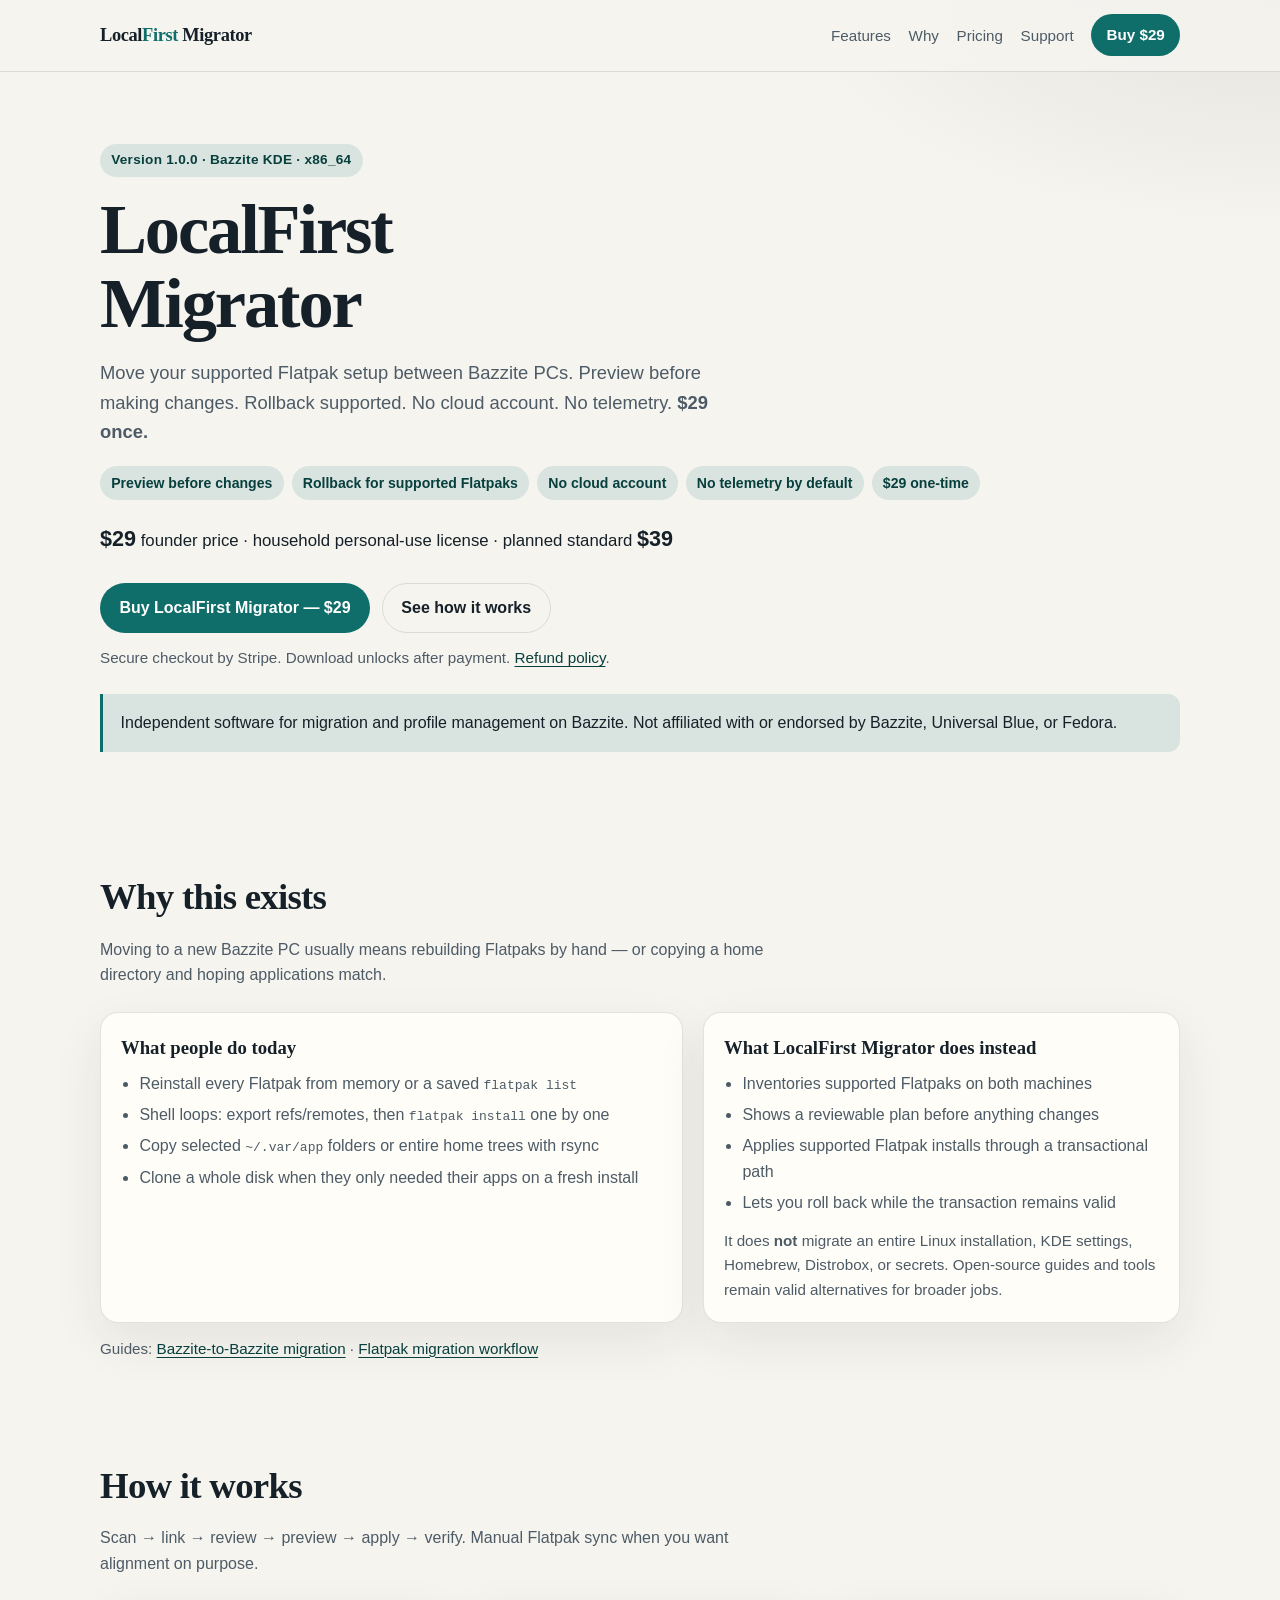
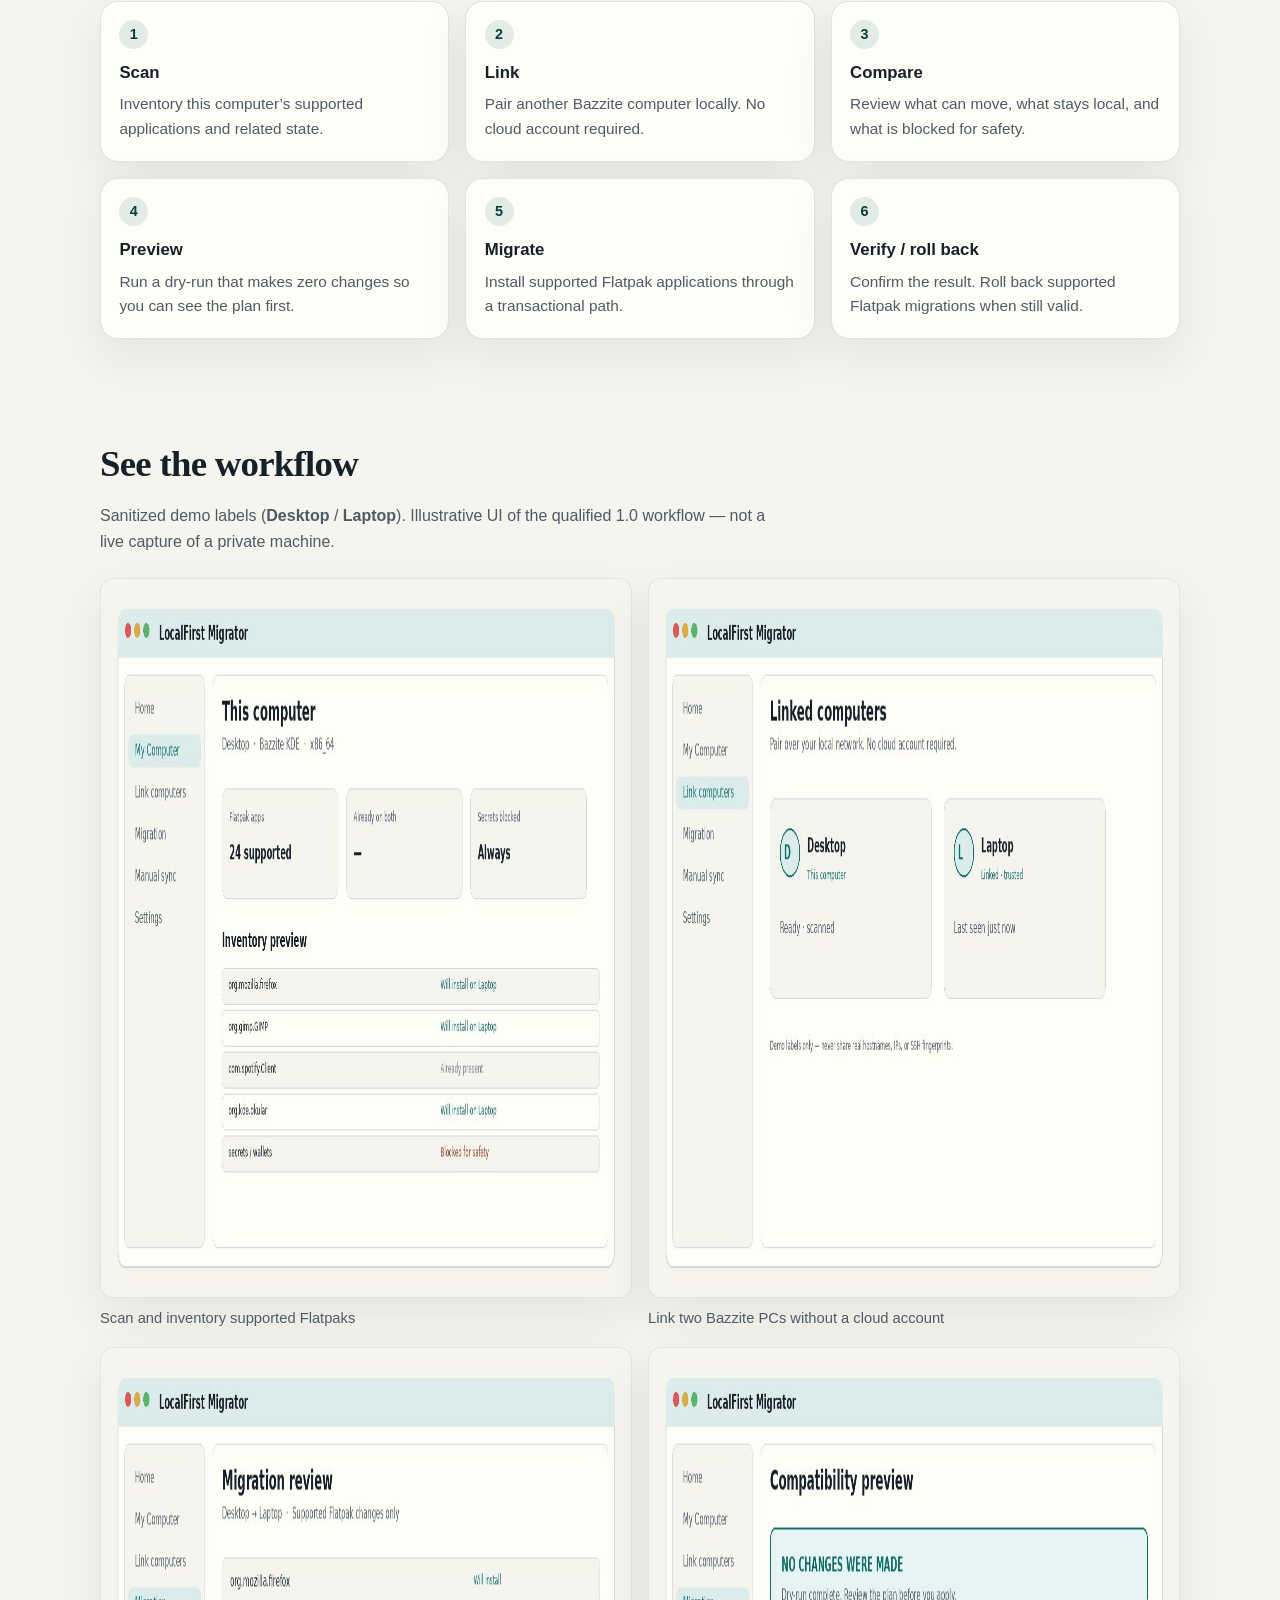
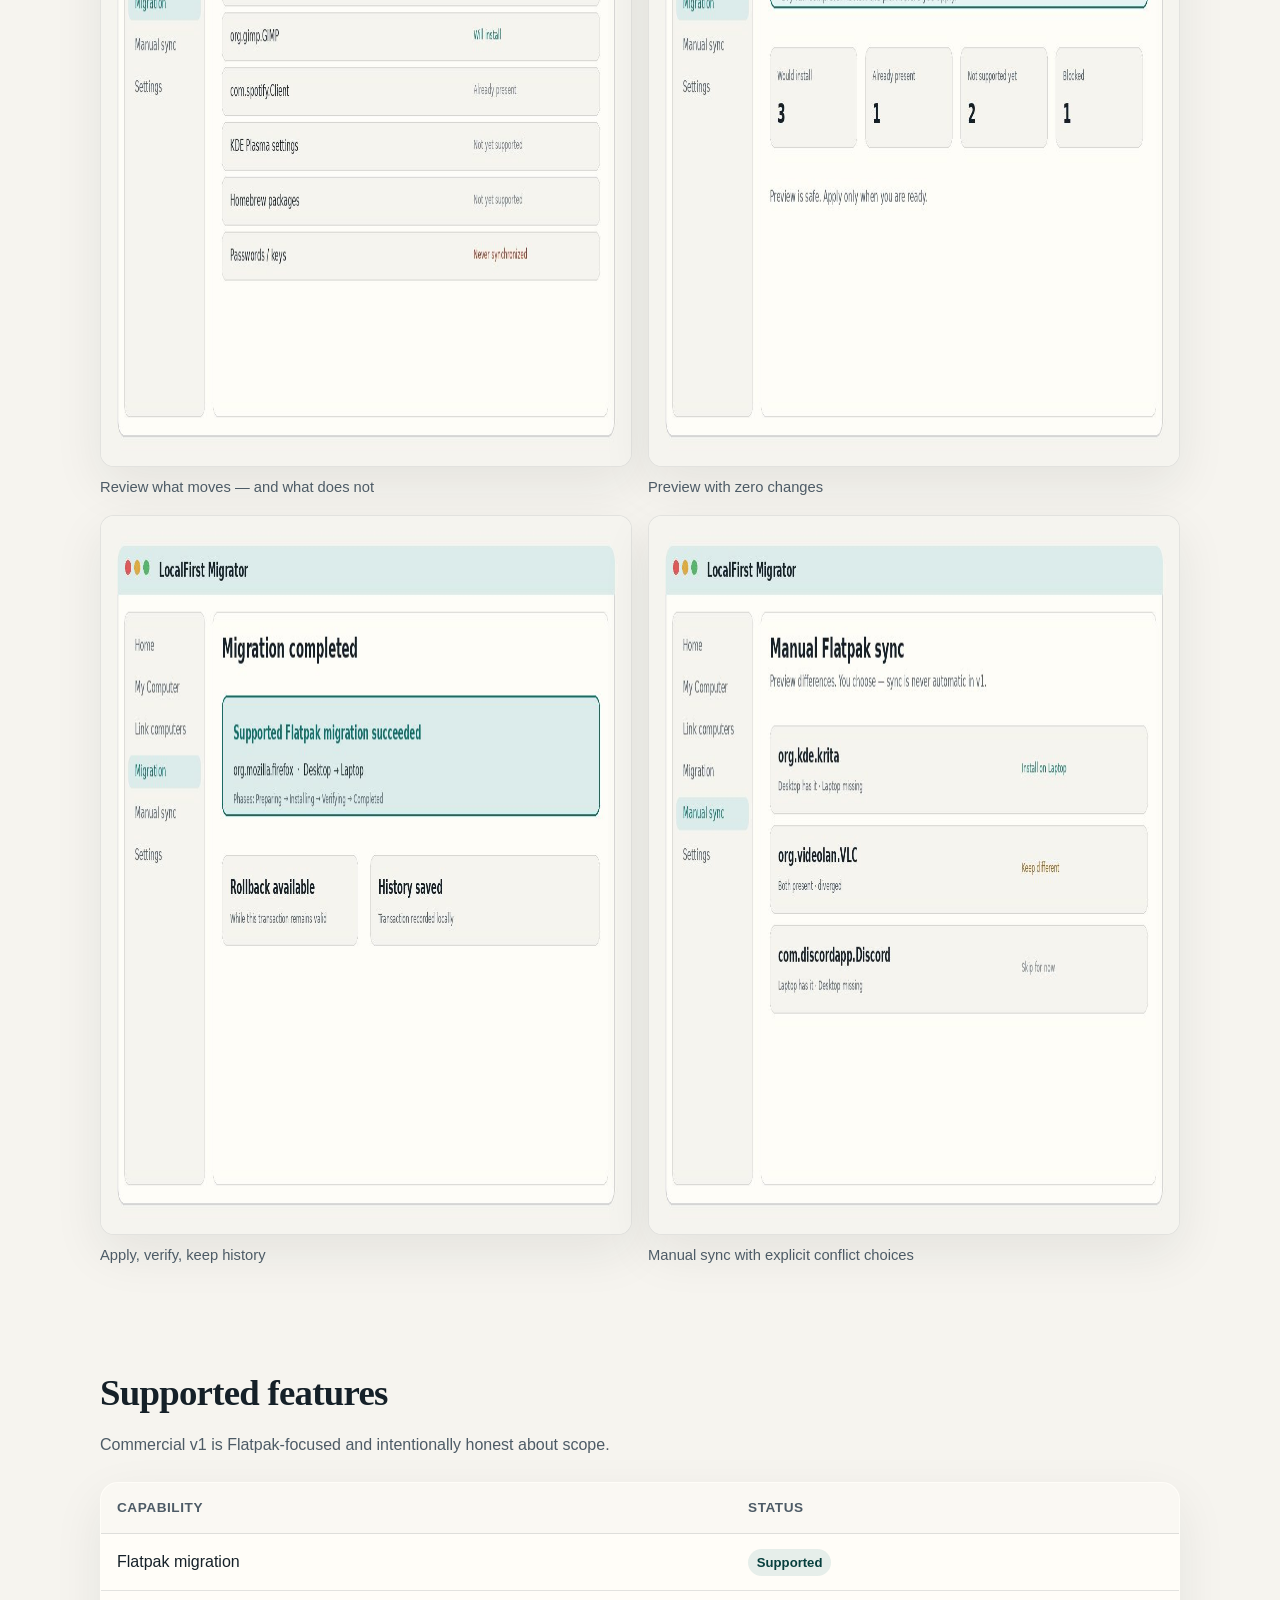
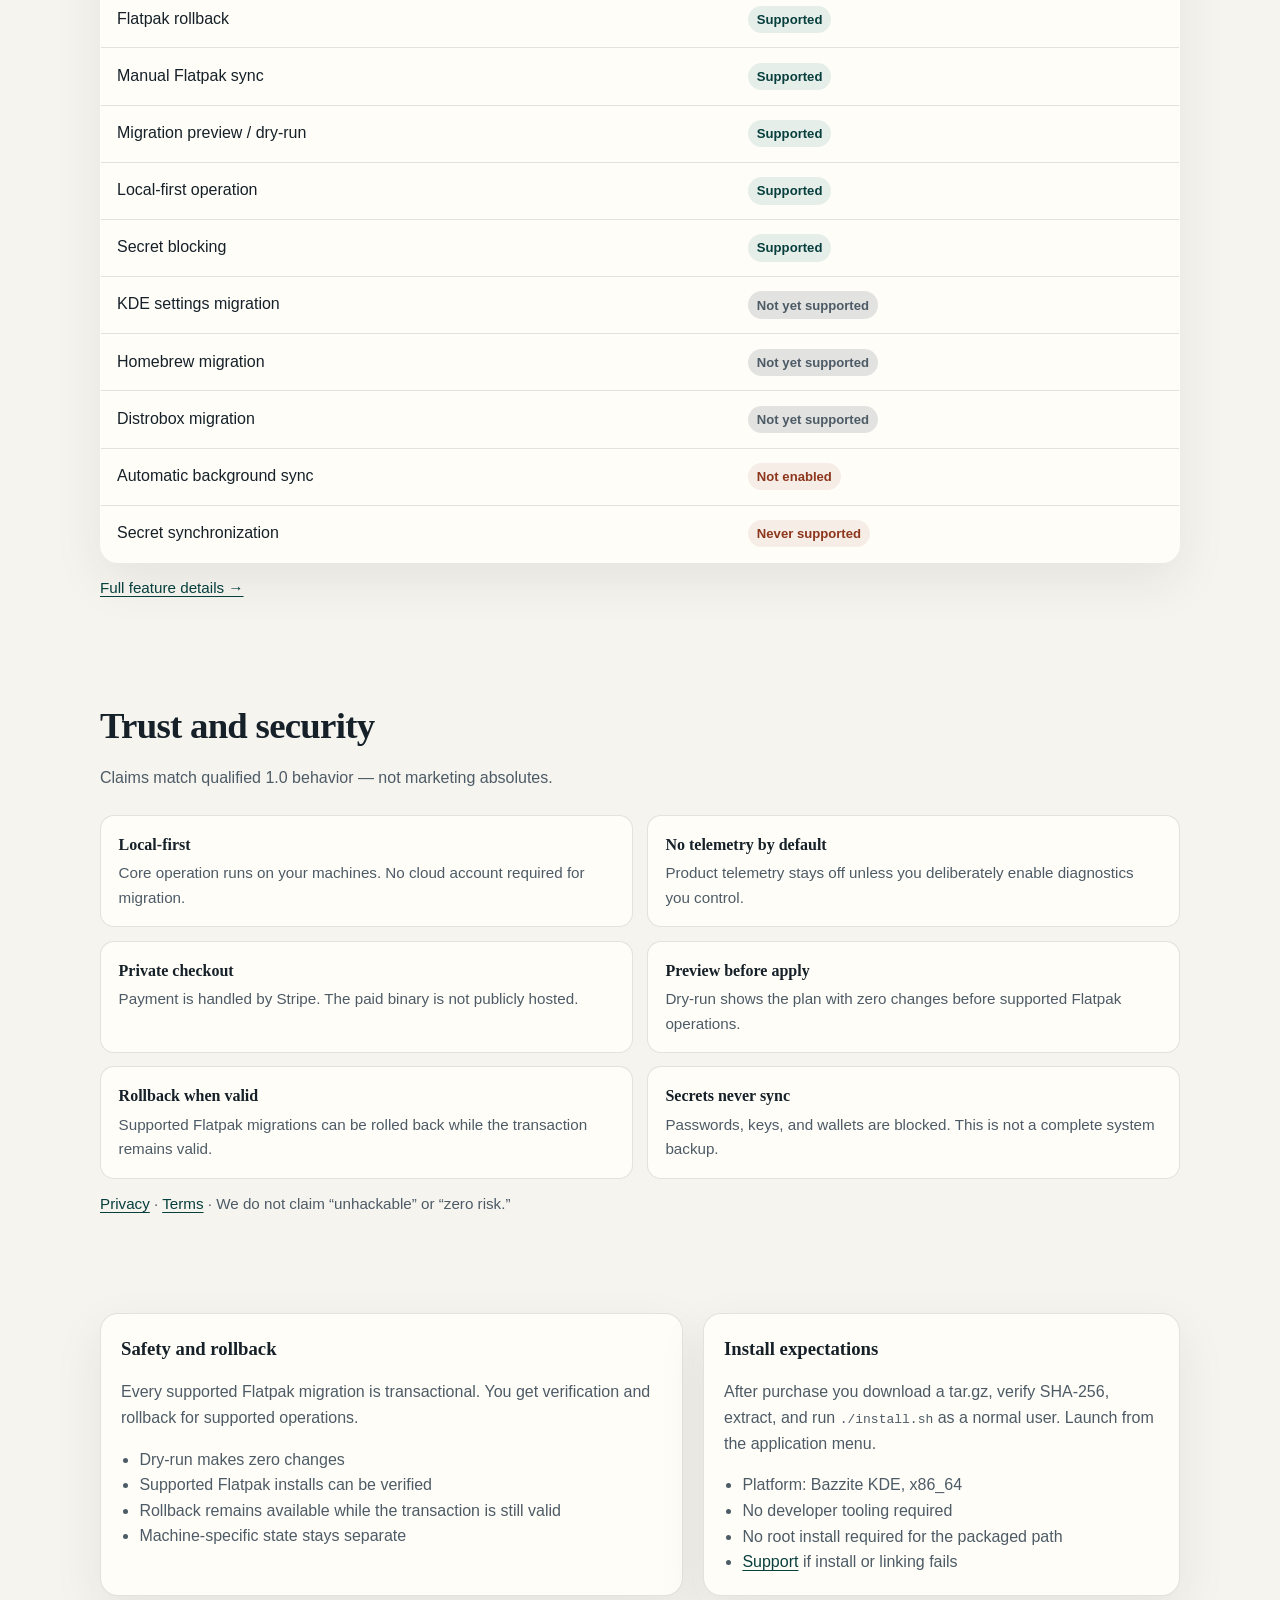
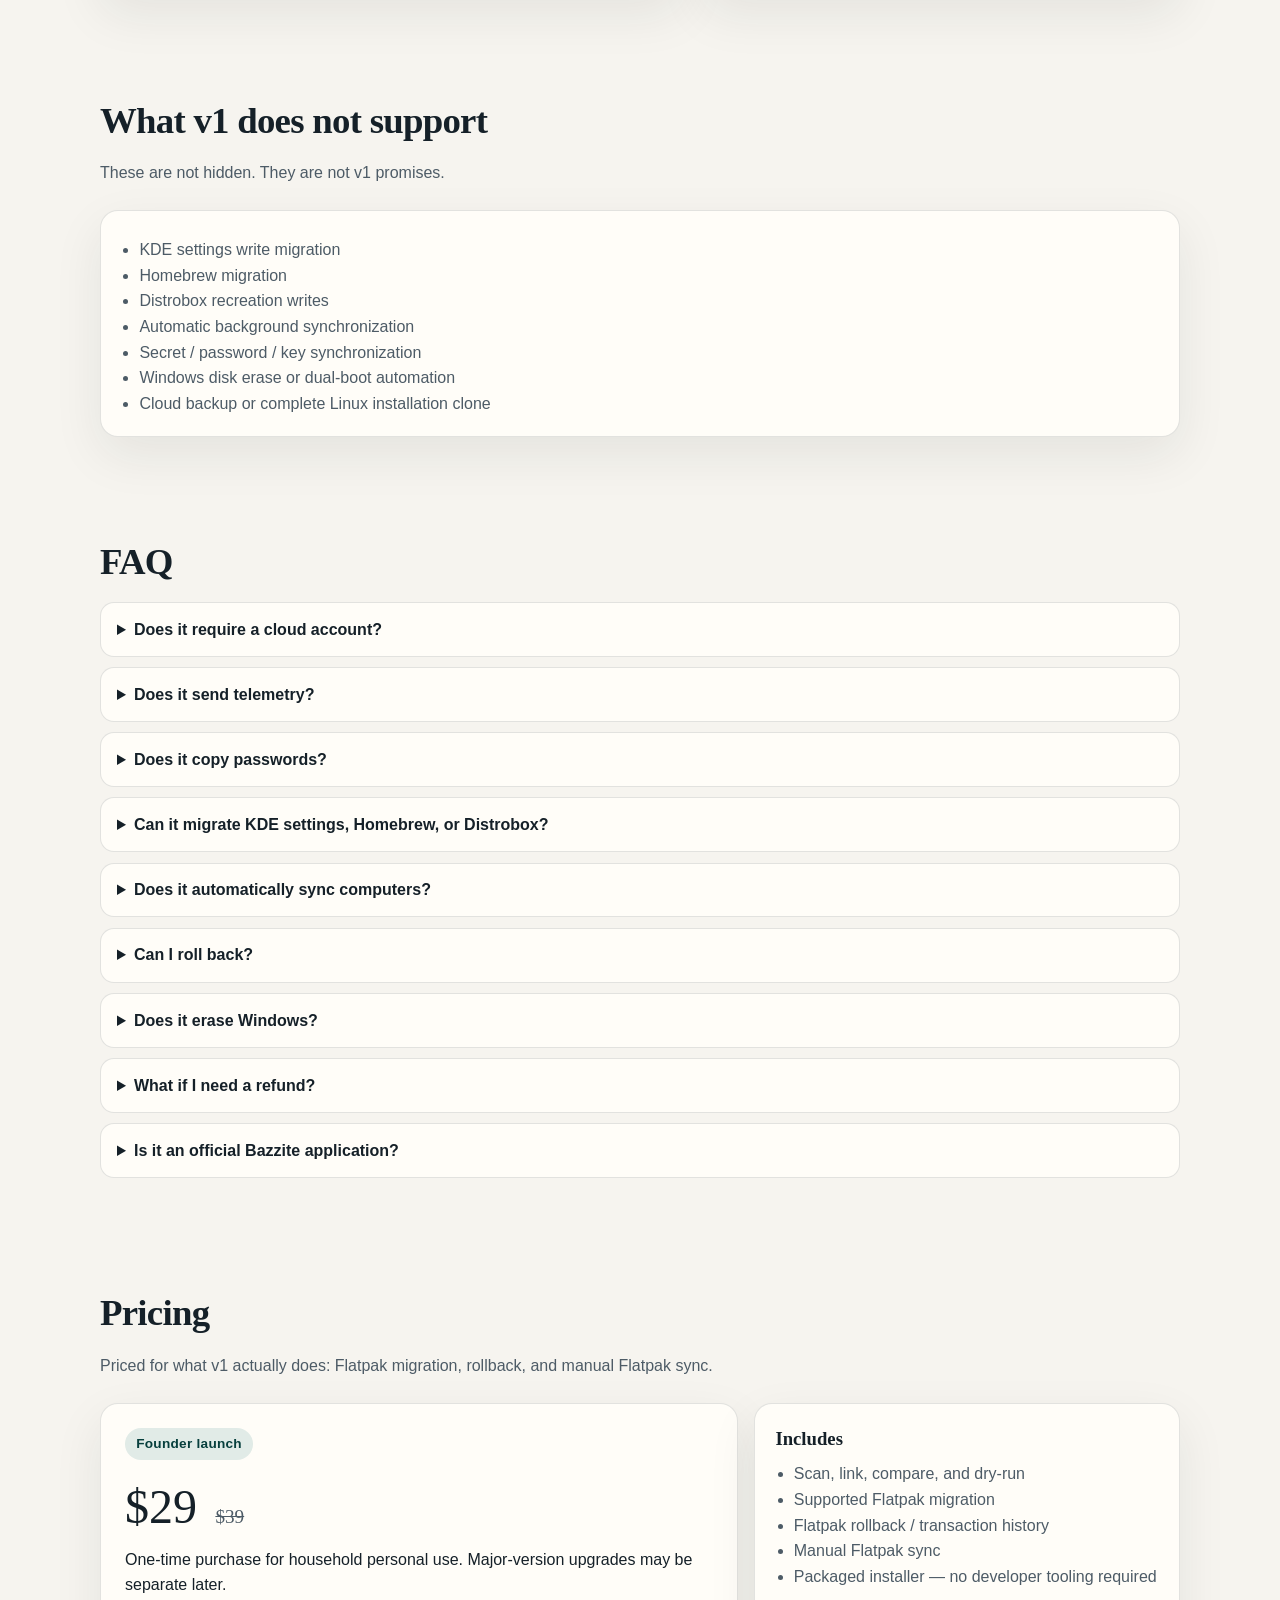
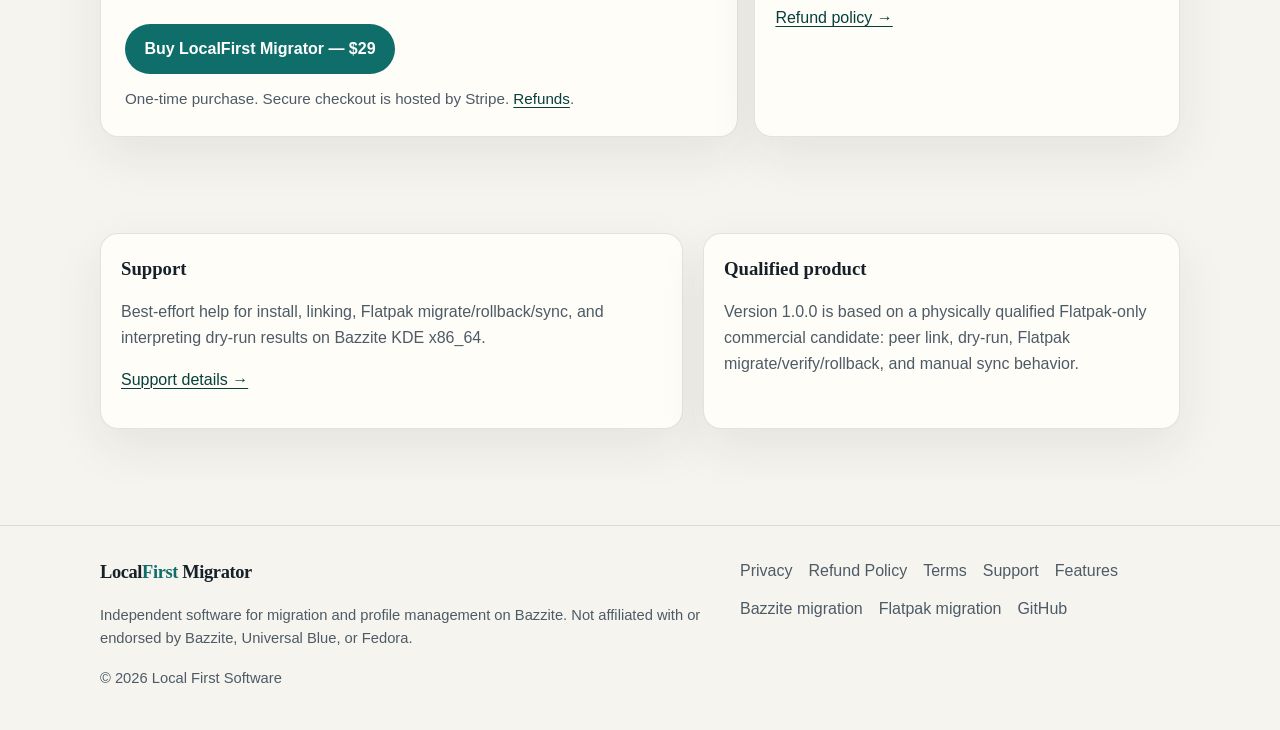
<file: index.html>
<!DOCTYPE html>
<html lang="en">
<head>
  <meta charset="utf-8">
  <meta name="viewport" content="width=device-width, initial-scale=1">
  <title>LocalFirst Migrator — Move Flatpaks between Bazzite PCs</title>
  <meta name="description" content="Move your supported Flatpak setup between Bazzite PCs. Preview before changes, rollback supported, no cloud account, no telemetry. $29 one-time founder price.">
  <meta name="theme-color" content="#0f6e6a">
  <link rel="canonical" href="https://matt1085.github.io/localfirst-migrator/">
  <meta property="og:title" content="LocalFirst Migrator — Flatpak migration for Bazzite">
  <meta property="og:description" content="Move your supported Flatpak setup between Bazzite PCs. Preview first. Rollback supported. No cloud account. $29 once.">
  <meta property="og:type" content="website">
  <meta property="og:url" content="https://matt1085.github.io/localfirst-migrator/">
  <meta property="og:image" content="https://matt1085.github.io/localfirst-migrator/assets/og-card.jpg">
  <meta property="og:image:width" content="1200">
  <meta property="og:image:height" content="630">
  <meta name="twitter:card" content="summary_large_image">
  <meta name="twitter:title" content="LocalFirst Migrator — Flatpak migration for Bazzite">
  <meta name="twitter:description" content="Move your supported Flatpak setup between Bazzite PCs. Preview first. Rollback supported. No cloud account. $29 once.">
  <meta name="twitter:image" content="https://matt1085.github.io/localfirst-migrator/assets/og-card.jpg">
  <link rel="stylesheet" href="assets/styles.css">
  <script type="application/ld+json">
  {
    "@context": "https://schema.org",
    "@type": "SoftwareApplication",
    "name": "LocalFirst Migrator",
    "applicationCategory": "UtilitiesApplication",
    "operatingSystem": "Bazzite KDE (x86_64)",
    "softwareVersion": "1.0.0",
    "url": "https://matt1085.github.io/localfirst-migrator/",
    "image": "https://matt1085.github.io/localfirst-migrator/assets/og-card.jpg",
    "description": "Local-first tool to move supported Flatpak applications between Bazzite computers with preview and rollback.",
    "offers": {
      "@type": "Offer",
      "price": "29.00",
      "priceCurrency": "USD",
      "url": "https://buy.stripe.com/28EcN56pR6eVe8f2F58AE00",
      "availability": "https://schema.org/InStock"
    },
    "publisher": {
      "@type": "Organization",
      "name": "Local First Software"
    }
  }
  </script>
</head>
<body>
  <a class="skip-link" href="#main">Skip to content</a>
  <header class="site-header">
    <div class="wrap nav">
      <a class="brand" href="./">Local<span>First</span> Migrator</a>
      <button class="nav-toggle" type="button" data-nav-toggle aria-expanded="false" aria-controls="site-nav">Menu</button>
      <ul class="nav-links" id="site-nav" data-nav-links>
        <li><a href="features/">Features</a></li>
        <li><a href="#why">Why</a></li>
        <li><a href="#pricing">Pricing</a></li>
        <li><a href="support/">Support</a></li>
        <li><a class="nav-cta" href="https://buy.stripe.com/28EcN56pR6eVe8f2F58AE00">Buy $29</a></li>
      </ul>
    </div>
  </header>

  <main id="main">
    <section class="hero">
      <div class="wrap">
        <p class="hero-kicker">Version 1.0.0 · Bazzite KDE · x86_64</p>
        <h1>LocalFirst Migrator</h1>
        <p class="hero-lead">Move your supported Flatpak setup between Bazzite PCs. Preview before making changes. Rollback supported. No cloud account. No telemetry. <strong>$29 once.</strong></p>
        <ul class="hero-points">
          <li>Preview before changes</li>
          <li>Rollback for supported Flatpaks</li>
          <li>No cloud account</li>
          <li>No telemetry by default</li>
          <li>$29 one-time</li>
        </ul>
        <p class="hero-price"><strong>$29</strong> founder price · household personal-use license · planned standard <strong>$39</strong></p>
        <div class="cta-row">
          <a class="button button-primary" href="https://buy.stripe.com/28EcN56pR6eVe8f2F58AE00" id="buy-button">Buy LocalFirst Migrator — $29</a>
          <a class="button button-secondary" href="#how-it-works">See how it works</a>
        </div>
        <p class="note">Secure checkout by Stripe. Download unlocks after payment. <a href="refunds/">Refund policy</a>.</p>
        <p class="disclaimer">Independent software for migration and profile management on Bazzite. Not affiliated with or endorsed by Bazzite, Universal Blue, or Fedora.</p>
      </div>
    </section>

    <section class="section" id="why">
      <div class="wrap">
        <h2 class="section-title">Why this exists</h2>
        <p class="section-lead">Moving to a new Bazzite PC usually means rebuilding Flatpaks by hand — or copying a home directory and hoping applications match.</p>
        <div class="split">
          <div class="panel">
            <h3>What people do today</h3>
            <ul class="compare-list">
              <li>Reinstall every Flatpak from memory or a saved <code>flatpak list</code></li>
              <li>Shell loops: export refs/remotes, then <code>flatpak install</code> one by one</li>
              <li>Copy selected <code>~/.var/app</code> folders or entire home trees with rsync</li>
              <li>Clone a whole disk when they only needed their apps on a fresh install</li>
            </ul>
          </div>
          <div class="panel">
            <h3>What LocalFirst Migrator does instead</h3>
            <ul class="compare-list">
              <li>Inventories supported Flatpaks on both machines</li>
              <li>Shows a reviewable plan before anything changes</li>
              <li>Applies supported Flatpak installs through a transactional path</li>
              <li>Lets you roll back while the transaction remains valid</li>
            </ul>
            <p class="note">It does <strong>not</strong> migrate an entire Linux installation, KDE settings, Homebrew, Distrobox, or secrets. Open-source guides and tools remain valid alternatives for broader jobs.</p>
          </div>
        </div>
        <p class="note">Guides: <a href="bazzite-migration/">Bazzite-to-Bazzite migration</a> · <a href="flatpak-migration/">Flatpak migration workflow</a></p>
      </div>
    </section>

    <section class="section" id="how-it-works">
      <div class="wrap">
        <h2 class="section-title">How it works</h2>
        <p class="section-lead">Scan → link → review → preview → apply → verify. Manual Flatpak sync when you want alignment on purpose.</p>
        <ol class="steps">
          <li>
            <h3>Scan</h3>
            <p>Inventory this computer’s supported applications and related state.</p>
          </li>
          <li>
            <h3>Link</h3>
            <p>Pair another Bazzite computer locally. No cloud account required.</p>
          </li>
          <li>
            <h3>Compare</h3>
            <p>Review what can move, what stays local, and what is blocked for safety.</p>
          </li>
          <li>
            <h3>Preview</h3>
            <p>Run a dry-run that makes zero changes so you can see the plan first.</p>
          </li>
          <li>
            <h3>Migrate</h3>
            <p>Install supported Flatpak applications through a transactional path.</p>
          </li>
          <li>
            <h3>Verify / roll back</h3>
            <p>Confirm the result. Roll back supported Flatpak migrations when still valid.</p>
          </li>
        </ol>
      </div>
    </section>

    <section class="section" id="screenshots">
      <div class="wrap">
        <h2 class="section-title">See the workflow</h2>
        <p class="section-lead">Sanitized demo labels (<strong>Desktop</strong> / <strong>Laptop</strong>). Illustrative UI of the qualified 1.0 workflow — not a live capture of a private machine.</p>
        <div class="shot-grid">
          <div class="shot-card">
            <figure>
              <img src="assets/screenshots/01-scan-inventory.jpg" width="1280" height="720" alt="LocalFirst Migrator inventory showing supported Flatpak apps on Desktop" loading="lazy">
              <figcaption>Scan and inventory supported Flatpaks</figcaption>
            </figure>
          </div>
          <div class="shot-card">
            <figure>
              <img src="assets/screenshots/02-link-computers.jpg" width="1280" height="720" alt="Link computers screen with Desktop and Laptop paired locally" loading="lazy">
              <figcaption>Link two Bazzite PCs without a cloud account</figcaption>
            </figure>
          </div>
          <div class="shot-card">
            <figure>
              <img src="assets/screenshots/03-migration-review.jpg" width="1280" height="720" alt="Migration review listing will install, already present, and not yet supported rows" loading="lazy">
              <figcaption>Review what moves — and what does not</figcaption>
            </figure>
          </div>
          <div class="shot-card">
            <figure>
              <img src="assets/screenshots/04-preview-dry-run.jpg" width="1280" height="720" alt="Dry-run preview banner stating no changes were made" loading="lazy">
              <figcaption>Preview with zero changes</figcaption>
            </figure>
          </div>
          <div class="shot-card">
            <figure>
              <img src="assets/screenshots/05-migration-success.jpg" width="1280" height="720" alt="Successful supported Flatpak migration with rollback available" loading="lazy">
              <figcaption>Apply, verify, keep history</figcaption>
            </figure>
          </div>
          <div class="shot-card">
            <figure>
              <img src="assets/screenshots/07-manual-sync-conflict.jpg" width="1280" height="720" alt="Manual Flatpak sync with conflict choices including keep different" loading="lazy">
              <figcaption>Manual sync with explicit conflict choices</figcaption>
            </figure>
          </div>
        </div>
      </div>
    </section>

    <section class="section" id="features">
      <div class="wrap">
        <h2 class="section-title">Supported features</h2>
        <p class="section-lead">Commercial v1 is Flatpak-focused and intentionally honest about scope.</p>
        <table class="matrix">
          <thead>
            <tr>
              <th scope="col">Capability</th>
              <th scope="col">Status</th>
            </tr>
          </thead>
          <tbody>
            <tr>
              <td>Flatpak migration</td>
              <td><span class="badge badge-ok">Supported</span></td>
            </tr>
            <tr>
              <td>Flatpak rollback</td>
              <td><span class="badge badge-ok">Supported</span></td>
            </tr>
            <tr>
              <td>Manual Flatpak sync</td>
              <td><span class="badge badge-ok">Supported</span></td>
            </tr>
            <tr>
              <td>Migration preview / dry-run</td>
              <td><span class="badge badge-ok">Supported</span></td>
            </tr>
            <tr>
              <td>Local-first operation</td>
              <td><span class="badge badge-ok">Supported</span></td>
            </tr>
            <tr>
              <td>Secret blocking</td>
              <td><span class="badge badge-ok">Supported</span></td>
            </tr>
            <tr>
              <td>KDE settings migration</td>
              <td><span class="badge badge-later">Not yet supported</span></td>
            </tr>
            <tr>
              <td>Homebrew migration</td>
              <td><span class="badge badge-later">Not yet supported</span></td>
            </tr>
            <tr>
              <td>Distrobox migration</td>
              <td><span class="badge badge-later">Not yet supported</span></td>
            </tr>
            <tr>
              <td>Automatic background sync</td>
              <td><span class="badge badge-never">Not enabled</span></td>
            </tr>
            <tr>
              <td>Secret synchronization</td>
              <td><span class="badge badge-never">Never supported</span></td>
            </tr>
          </tbody>
        </table>
        <p class="note"><a href="features/">Full feature details →</a></p>
      </div>
    </section>

    <section class="section" id="trust">
      <div class="wrap">
        <h2 class="section-title">Trust and security</h2>
        <p class="section-lead">Claims match qualified 1.0 behavior — not marketing absolutes.</p>
        <div class="trust-grid">
          <div class="trust-item">
            <strong>Local-first</strong>
            <p>Core operation runs on your machines. No cloud account required for migration.</p>
          </div>
          <div class="trust-item">
            <strong>No telemetry by default</strong>
            <p>Product telemetry stays off unless you deliberately enable diagnostics you control.</p>
          </div>
          <div class="trust-item">
            <strong>Private checkout</strong>
            <p>Payment is handled by Stripe. The paid binary is not publicly hosted.</p>
          </div>
          <div class="trust-item">
            <strong>Preview before apply</strong>
            <p>Dry-run shows the plan with zero changes before supported Flatpak operations.</p>
          </div>
          <div class="trust-item">
            <strong>Rollback when valid</strong>
            <p>Supported Flatpak migrations can be rolled back while the transaction remains valid.</p>
          </div>
          <div class="trust-item">
            <strong>Secrets never sync</strong>
            <p>Passwords, keys, and wallets are blocked. This is not a complete system backup.</p>
          </div>
        </div>
        <p class="note"><a href="privacy/">Privacy</a> · <a href="terms/">Terms</a> · We do not claim “unhackable” or “zero risk.”</p>
      </div>
    </section>

    <section class="section" id="safety">
      <div class="wrap split">
        <div class="panel">
          <h3>Safety and rollback</h3>
          <p>Every supported Flatpak migration is transactional. You get verification and rollback for supported operations.</p>
          <ul>
            <li>Dry-run makes zero changes</li>
            <li>Supported Flatpak installs can be verified</li>
            <li>Rollback remains available while the transaction is still valid</li>
            <li>Machine-specific state stays separate</li>
          </ul>
        </div>
        <div class="panel">
          <h3>Install expectations</h3>
          <p>After purchase you download a tar.gz, verify SHA-256, extract, and run <code>./install.sh</code> as a normal user. Launch from the application menu.</p>
          <ul>
            <li>Platform: Bazzite KDE, x86_64</li>
            <li>No developer tooling required</li>
            <li>No root install required for the packaged path</li>
            <li><a href="support/">Support</a> if install or linking fails</li>
          </ul>
        </div>
      </div>
    </section>

    <section class="section" id="not-supported">
      <div class="wrap">
        <h2 class="section-title">What v1 does not support</h2>
        <p class="section-lead">These are not hidden. They are not v1 promises.</p>
        <div class="panel">
          <ul>
            <li>KDE settings write migration</li>
            <li>Homebrew migration</li>
            <li>Distrobox recreation writes</li>
            <li>Automatic background synchronization</li>
            <li>Secret / password / key synchronization</li>
            <li>Windows disk erase or dual-boot automation</li>
            <li>Cloud backup or complete Linux installation clone</li>
          </ul>
        </div>
      </div>
    </section>

    <section class="section faq" id="faq">
      <div class="wrap">
        <h2 class="section-title">FAQ</h2>
        <details>
          <summary>Does it require a cloud account?</summary>
          <p>No.</p>
        </details>
        <details>
          <summary>Does it send telemetry?</summary>
          <p>Not by default.</p>
        </details>
        <details>
          <summary>Does it copy passwords?</summary>
          <p>No. Secrets are never migrated or synchronized.</p>
        </details>
        <details>
          <summary>Can it migrate KDE settings, Homebrew, or Distrobox?</summary>
          <p>Not yet. They may appear in planning as “not supported yet,” but writes are blocked in v1.</p>
        </details>
        <details>
          <summary>Does it automatically sync computers?</summary>
          <p>No. Manual Flatpak sync only. Background sync is not enabled.</p>
        </details>
        <details>
          <summary>Can I roll back?</summary>
          <p>Yes, for supported Flatpak migrations while the transaction remains valid.</p>
        </details>
        <details>
          <summary>Does it erase Windows?</summary>
          <p>No. It does not perform disk wipe or Windows conversion.</p>
        </details>
        <details>
          <summary>What if I need a refund?</summary>
          <p>See the <a href="refunds/">refund policy</a>. Do not post Stripe payment identifiers in public GitHub issues.</p>
        </details>
        <details>
          <summary>Is it an official Bazzite application?</summary>
          <p>No. Independent software. Not affiliated with or endorsed by Bazzite, Universal Blue, or Fedora.</p>
        </details>
      </div>
    </section>

    <section class="section" id="pricing">
      <div class="wrap">
        <h2 class="section-title">Pricing</h2>
        <p class="section-lead">Priced for what v1 actually does: Flatpak migration, rollback, and manual Flatpak sync.</p>
        <div class="pricing-box">
          <div class="price-card">
            <p class="hero-kicker">Founder launch</p>
            <p class="amount">$29 <span class="strike">$39</span></p>
            <p>One-time purchase for household personal use. Major-version upgrades may be separate later.</p>
            <div class="cta-row">
              <a class="button button-primary" href="https://buy.stripe.com/28EcN56pR6eVe8f2F58AE00">Buy LocalFirst Migrator — $29</a>
            </div>
            <p class="note">One-time purchase. Secure checkout is hosted by Stripe. <a href="refunds/">Refunds</a>.</p>
          </div>
          <div class="panel">
            <h3>Includes</h3>
            <ul>
              <li>Scan, link, compare, and dry-run</li>
              <li>Supported Flatpak migration</li>
              <li>Flatpak rollback / transaction history</li>
              <li>Manual Flatpak sync</li>
              <li>Packaged installer — no developer tooling required</li>
            </ul>
            <p><a href="refunds/">Refund policy →</a></p>
          </div>
        </div>
      </div>
    </section>

    <section class="section" id="support">
      <div class="wrap split">
        <div class="panel">
          <h3>Support</h3>
          <p>Best-effort help for install, linking, Flatpak migrate/rollback/sync, and interpreting dry-run results on Bazzite KDE x86_64.</p>
          <p><a href="support/">Support details →</a></p>
        </div>
        <div class="panel">
          <h3>Qualified product</h3>
          <p>Version 1.0.0 is based on a physically qualified Flatpak-only commercial candidate: peer link, dry-run, Flatpak migrate/verify/rollback, and manual sync behavior.</p>
        </div>
      </div>
    </section>
  </main>

  <footer class="site-footer">
    <div class="wrap footer-grid">
      <div>
        <a class="brand" href="./">Local<span>First</span> Migrator</a>
        <p class="fineprint">Independent software for migration and profile management on Bazzite. Not affiliated with or endorsed by Bazzite, Universal Blue, or Fedora.</p>
        <p class="fineprint">© <span id="year">2026</span> Local First Software</p>
      </div>
      <div>
        <ul class="footer-links">
          <li><a href="privacy/">Privacy</a></li>
          <li><a href="refunds/">Refund Policy</a></li>
          <li><a href="terms/">Terms</a></li>
          <li><a href="support/">Support</a></li>
          <li><a href="features/">Features</a></li>
          <li><a href="bazzite-migration/">Bazzite migration</a></li>
          <li><a href="flatpak-migration/">Flatpak migration</a></li>
          <li><a href="https://github.com/matt1085/localfirst-migrator">GitHub</a></li>
        </ul>
      </div>
    </div>
  </footer>

  <script src="assets/site.js" defer></script>
  <script>
    document.getElementById("year").textContent = String(new Date().getFullYear());
  </script>
</body>
</html>
</file>
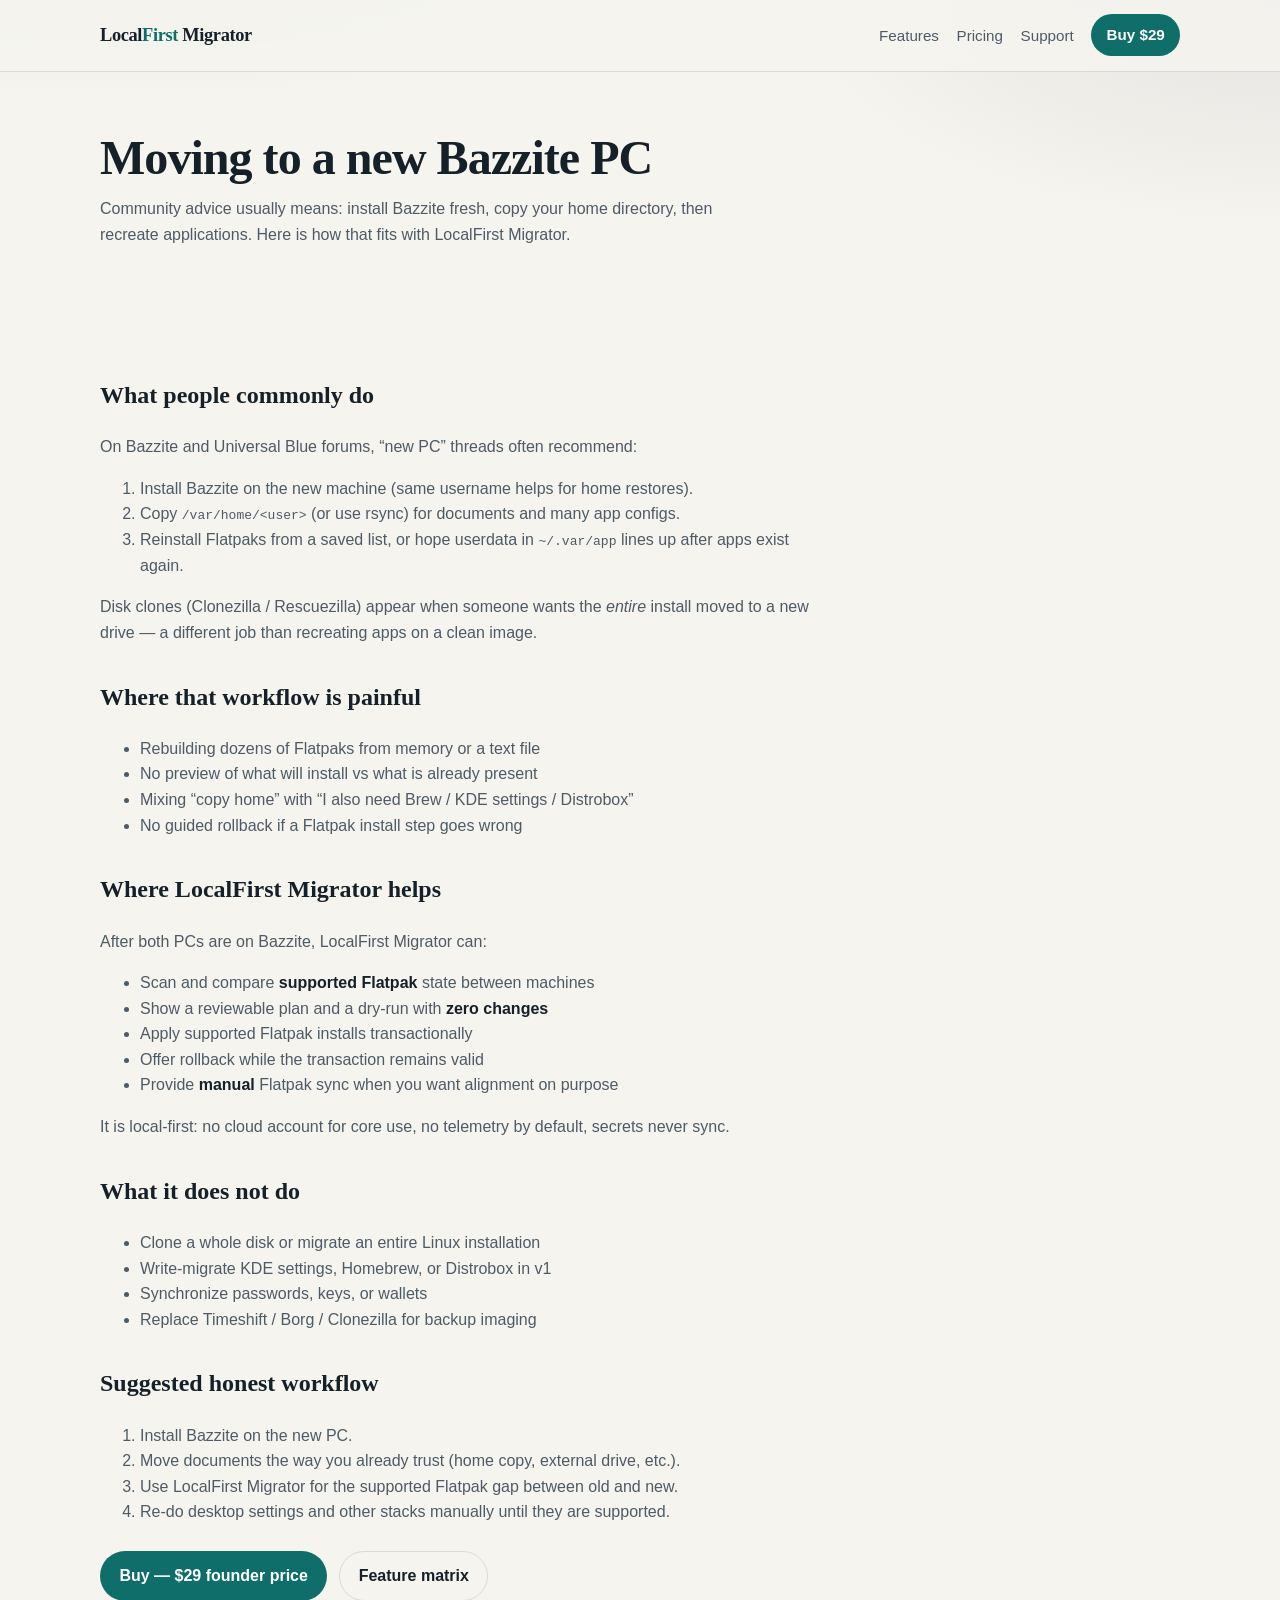
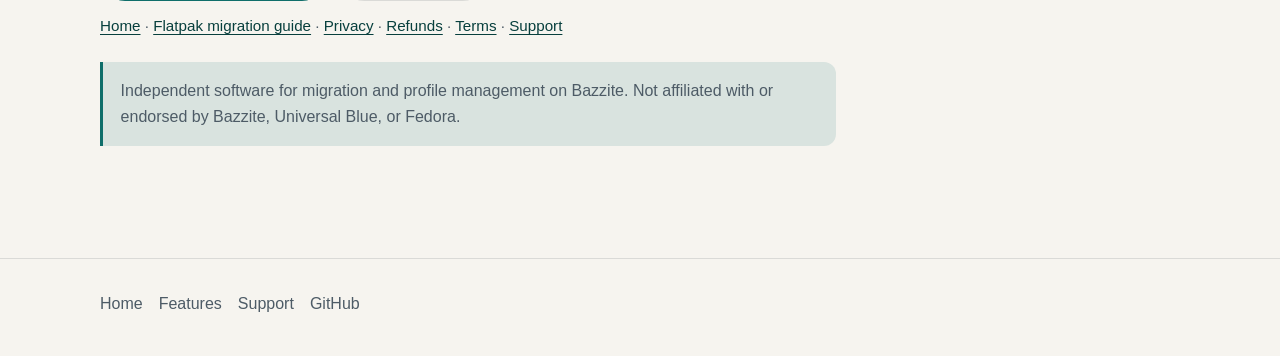
<file: bazzite-migration/index.html>
<!DOCTYPE html>
<html lang="en">
<head>
  <meta charset="utf-8">
  <meta name="viewport" content="width=device-width, initial-scale=1">
  <title>Bazzite to Bazzite migration — LocalFirst Migrator</title>
  <meta name="description" content="How to move to a new Bazzite PC without rebuilding every Flatpak by hand. Fresh install, home copy, and LocalFirst Migrator for supported Flatpak migration.">
  <link rel="canonical" href="https://matt1085.github.io/localfirst-migrator/bazzite-migration/">
  <meta property="og:title" content="Bazzite to Bazzite migration">
  <meta property="og:description" content="Moving to a new Bazzite PC: what community advice covers, and where LocalFirst Migrator helps with supported Flatpaks.">
  <meta property="og:type" content="article">
  <meta property="og:url" content="https://matt1085.github.io/localfirst-migrator/bazzite-migration/">
  <meta property="og:image" content="https://matt1085.github.io/localfirst-migrator/assets/og-card.jpg">
  <meta name="twitter:card" content="summary_large_image">
  <meta name="twitter:title" content="Bazzite to Bazzite migration">
  <meta name="twitter:description" content="Moving to a new Bazzite PC without rebuilding every Flatpak by hand.">
  <meta name="twitter:image" content="https://matt1085.github.io/localfirst-migrator/assets/og-card.jpg">
  <link rel="stylesheet" href="../assets/styles.css">
</head>
<body>
  <a class="skip-link" href="#main">Skip to content</a>
  <header class="site-header">
    <div class="wrap nav">
      <a class="brand" href="../">Local<span>First</span> Migrator</a>
      <button class="nav-toggle" type="button" data-nav-toggle aria-expanded="false" aria-controls="site-nav">Menu</button>
      <ul class="nav-links" id="site-nav" data-nav-links>
        <li><a href="../features/">Features</a></li>
        <li><a href="../#pricing">Pricing</a></li>
        <li><a href="../support/">Support</a></li>
        <li><a class="nav-cta" href="https://buy.stripe.com/28EcN56pR6eVe8f2F58AE00">Buy $29</a></li>
      </ul>
    </div>
  </header>

  <main id="main" class="wrap">
    <section class="page-hero">
      <h1>Moving to a new Bazzite PC</h1>
      <p class="section-lead">Community advice usually means: install Bazzite fresh, copy your home directory, then recreate applications. Here is how that fits with LocalFirst Migrator.</p>
    </section>

    <section class="section prose">
      <h2>What people commonly do</h2>
      <p>On Bazzite and Universal Blue forums, “new PC” threads often recommend:</p>
      <ol>
        <li>Install Bazzite on the new machine (same username helps for home restores).</li>
        <li>Copy <code>/var/home/&lt;user&gt;</code> (or use rsync) for documents and many app configs.</li>
        <li>Reinstall Flatpaks from a saved list, or hope userdata in <code>~/.var/app</code> lines up after apps exist again.</li>
      </ol>
      <p>Disk clones (Clonezilla / Rescuezilla) appear when someone wants the <em>entire</em> install moved to a new drive — a different job than recreating apps on a clean image.</p>

      <h2>Where that workflow is painful</h2>
      <ul>
        <li>Rebuilding dozens of Flatpaks from memory or a text file</li>
        <li>No preview of what will install vs what is already present</li>
        <li>Mixing “copy home” with “I also need Brew / KDE settings / Distrobox”</li>
        <li>No guided rollback if a Flatpak install step goes wrong</li>
      </ul>

      <h2>Where LocalFirst Migrator helps</h2>
      <p>After both PCs are on Bazzite, LocalFirst Migrator can:</p>
      <ul>
        <li>Scan and compare <strong>supported Flatpak</strong> state between machines</li>
        <li>Show a reviewable plan and a dry-run with <strong>zero changes</strong></li>
        <li>Apply supported Flatpak installs transactionally</li>
        <li>Offer rollback while the transaction remains valid</li>
        <li>Provide <strong>manual</strong> Flatpak sync when you want alignment on purpose</li>
      </ul>
      <p>It is local-first: no cloud account for core use, no telemetry by default, secrets never sync.</p>

      <h2>What it does not do</h2>
      <ul>
        <li>Clone a whole disk or migrate an entire Linux installation</li>
        <li>Write-migrate KDE settings, Homebrew, or Distrobox in v1</li>
        <li>Synchronize passwords, keys, or wallets</li>
        <li>Replace Timeshift / Borg / Clonezilla for backup imaging</li>
      </ul>

      <h2>Suggested honest workflow</h2>
      <ol>
        <li>Install Bazzite on the new PC.</li>
        <li>Move documents the way you already trust (home copy, external drive, etc.).</li>
        <li>Use LocalFirst Migrator for the supported Flatpak gap between old and new.</li>
        <li>Re-do desktop settings and other stacks manually until they are supported.</li>
      </ol>

      <div class="cta-row">
        <a class="button button-primary" href="https://buy.stripe.com/28EcN56pR6eVe8f2F58AE00">Buy — $29 founder price</a>
        <a class="button button-secondary" href="../features/">Feature matrix</a>
      </div>
      <p class="note"><a href="../">Home</a> · <a href="../flatpak-migration/">Flatpak migration guide</a> · <a href="../privacy/">Privacy</a> · <a href="../refunds/">Refunds</a> · <a href="../terms/">Terms</a> · <a href="../support/">Support</a></p>
      <p class="disclaimer">Independent software for migration and profile management on Bazzite. Not affiliated with or endorsed by Bazzite, Universal Blue, or Fedora.</p>
    </section>
  </main>

  <footer class="site-footer">
    <div class="wrap">
      <ul class="footer-links">
        <li><a href="../">Home</a></li>
        <li><a href="../features/">Features</a></li>
        <li><a href="../support/">Support</a></li>
        <li><a href="https://github.com/matt1085/localfirst-migrator">GitHub</a></li>
      </ul>
    </div>
  </footer>
  <script src="../assets/site.js" defer></script>
</body>
</html>
</file>
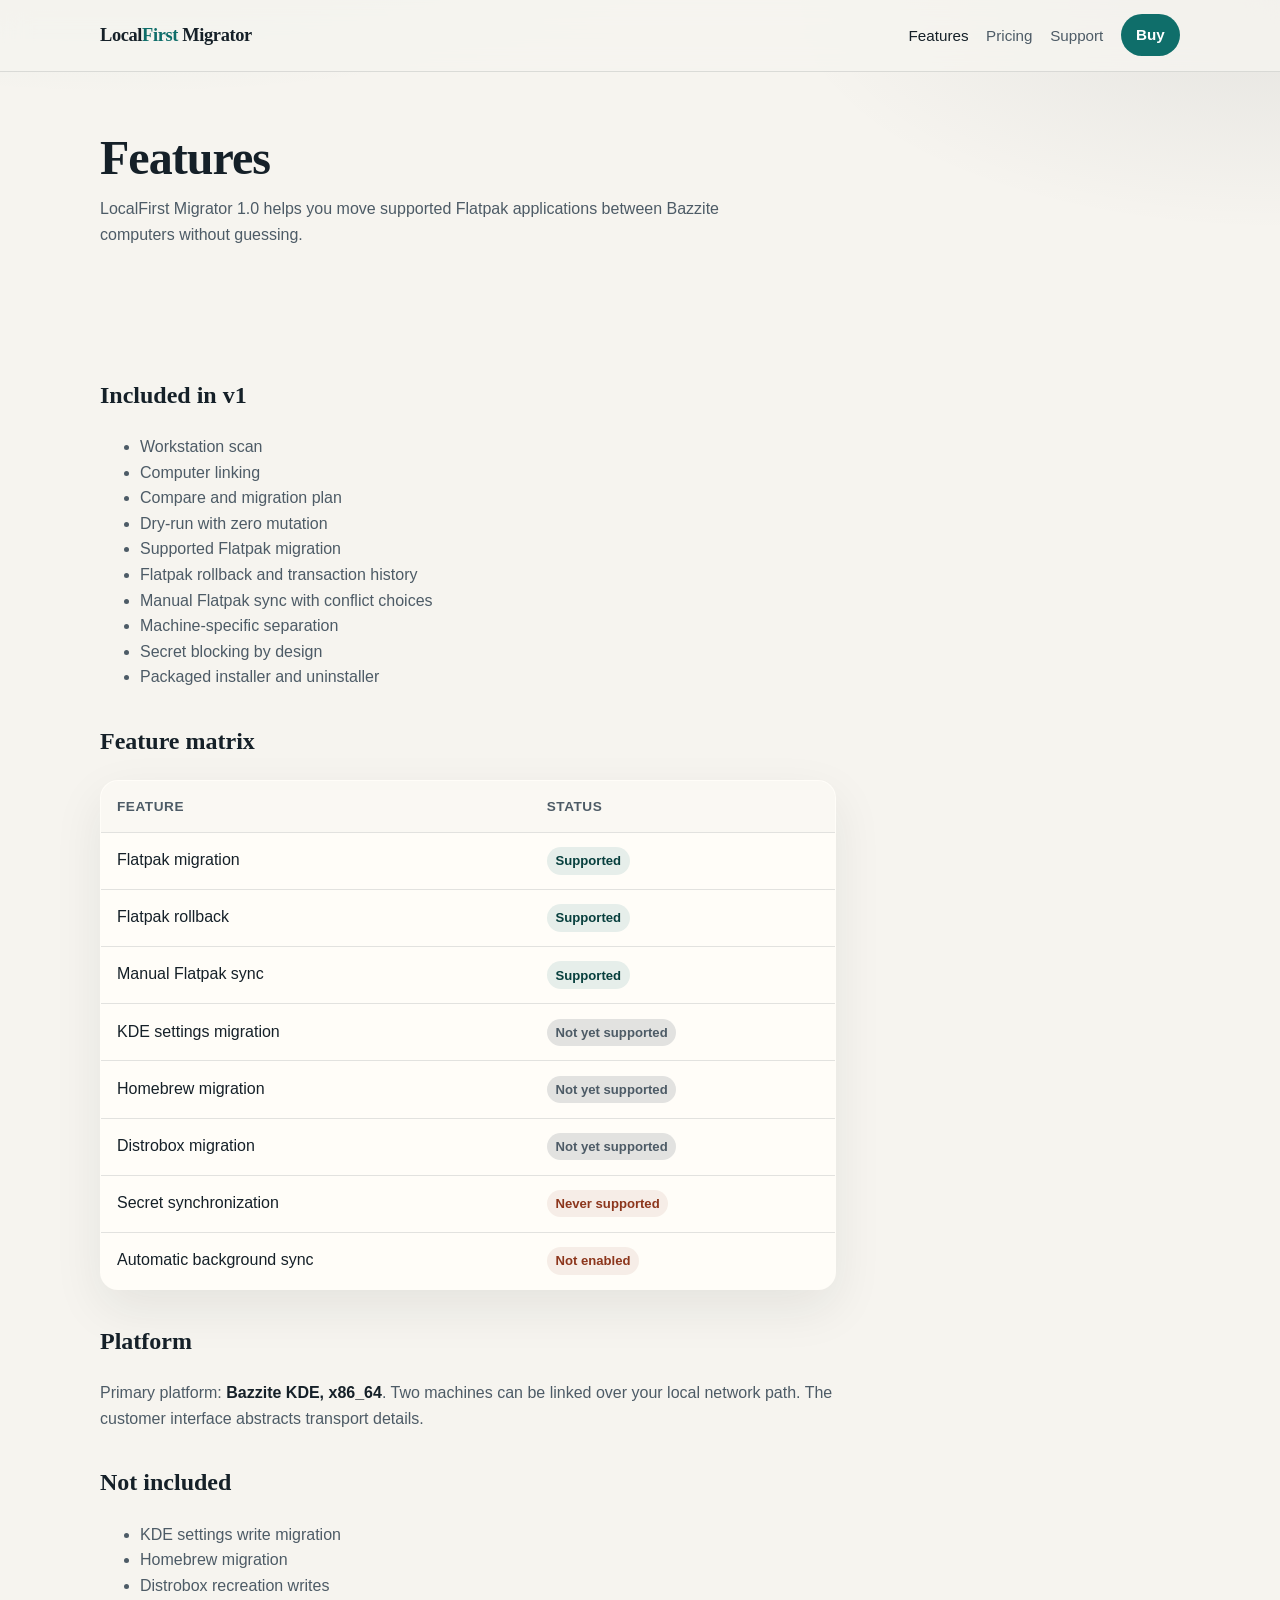
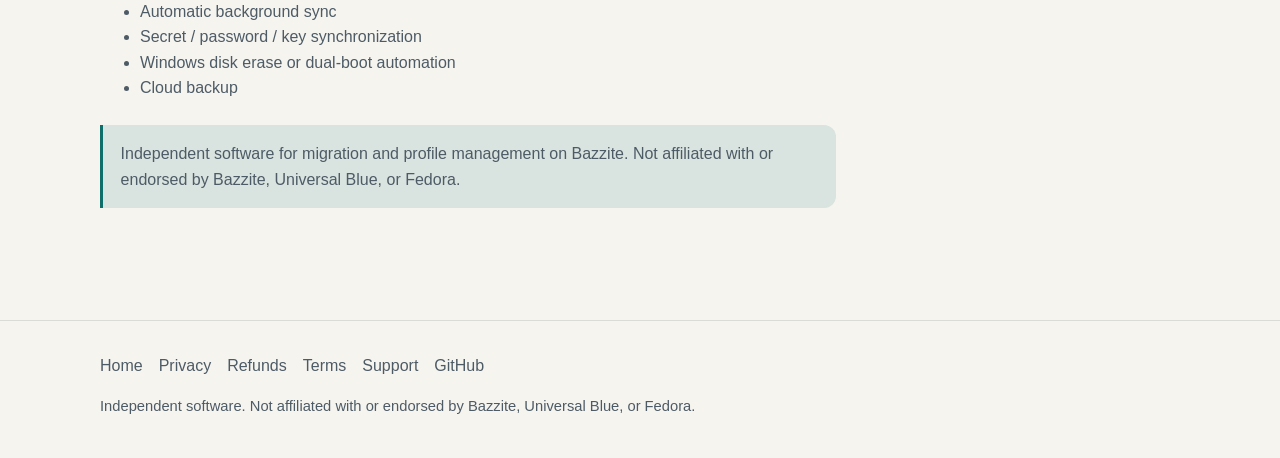
<file: features/index.html>
<!DOCTYPE html>
<html lang="en">
<head>
  <meta charset="utf-8">
  <meta name="viewport" content="width=device-width, initial-scale=1">
  <title>Features — LocalFirst Migrator</title>
  <meta name="description" content="Supported and unsupported features for LocalFirst Migrator 1.0.">
  <link rel="canonical" href="https://matt1085.github.io/localfirst-migrator/features/">
  <meta property="og:image" content="https://matt1085.github.io/localfirst-migrator/assets/og-card.jpg">
  <meta name="twitter:card" content="summary_large_image">
  <meta name="twitter:image" content="https://matt1085.github.io/localfirst-migrator/assets/og-card.jpg">
  <link rel="stylesheet" href="../assets/styles.css">
</head>
<body>
  <a class="skip-link" href="#main">Skip to content</a>
  <header class="site-header">
    <div class="wrap nav">
      <a class="brand" href="../">Local<span>First</span> Migrator</a>
      <button class="nav-toggle" type="button" data-nav-toggle aria-expanded="false" aria-controls="site-nav">Menu</button>
      <ul class="nav-links" id="site-nav" data-nav-links>
        <li><a href="./" aria-current="page">Features</a></li>
        <li><a href="../#pricing">Pricing</a></li>
        <li><a href="../support/">Support</a></li>
        <li><a class="nav-cta" href="https://buy.stripe.com/28EcN56pR6eVe8f2F58AE00">Buy</a></li>
      </ul>
    </div>
  </header>

  <main id="main" class="wrap">
    <section class="page-hero">
      <h1>Features</h1>
      <p class="section-lead">LocalFirst Migrator 1.0 helps you move supported Flatpak applications between Bazzite computers without guessing.</p>
    </section>

    <section class="section prose">
      <h2>Included in v1</h2>
      <ul>
        <li>Workstation scan</li>
        <li>Computer linking</li>
        <li>Compare and migration plan</li>
        <li>Dry-run with zero mutation</li>
        <li>Supported Flatpak migration</li>
        <li>Flatpak rollback and transaction history</li>
        <li>Manual Flatpak sync with conflict choices</li>
        <li>Machine-specific separation</li>
        <li>Secret blocking by design</li>
        <li>Packaged installer and uninstaller</li>
      </ul>

      <h2>Feature matrix</h2>
      <table class="matrix">
        <thead>
          <tr><th scope="col">Feature</th><th scope="col">Status</th></tr>
        </thead>
        <tbody>
          <tr><td>Flatpak migration</td><td><span class="badge badge-ok">Supported</span></td></tr>
          <tr><td>Flatpak rollback</td><td><span class="badge badge-ok">Supported</span></td></tr>
          <tr><td>Manual Flatpak sync</td><td><span class="badge badge-ok">Supported</span></td></tr>
          <tr><td>KDE settings migration</td><td><span class="badge badge-later">Not yet supported</span></td></tr>
          <tr><td>Homebrew migration</td><td><span class="badge badge-later">Not yet supported</span></td></tr>
          <tr><td>Distrobox migration</td><td><span class="badge badge-later">Not yet supported</span></td></tr>
          <tr><td>Secret synchronization</td><td><span class="badge badge-never">Never supported</span></td></tr>
          <tr><td>Automatic background sync</td><td><span class="badge badge-never">Not enabled</span></td></tr>
        </tbody>
      </table>

      <h2>Platform</h2>
      <p>Primary platform: <strong>Bazzite KDE, x86_64</strong>. Two machines can be linked over your local network path. The customer interface abstracts transport details.</p>

      <h2>Not included</h2>
      <ul>
        <li>KDE settings write migration</li>
        <li>Homebrew migration</li>
        <li>Distrobox recreation writes</li>
        <li>Automatic background sync</li>
        <li>Secret / password / key synchronization</li>
        <li>Windows disk erase or dual-boot automation</li>
        <li>Cloud backup</li>
      </ul>

      <p class="disclaimer">Independent software for migration and profile management on Bazzite. Not affiliated with or endorsed by Bazzite, Universal Blue, or Fedora.</p>
    </section>
  </main>

  <footer class="site-footer">
    <div class="wrap">
      <ul class="footer-links">
        <li><a href="../">Home</a></li>
        <li><a href="../privacy/">Privacy</a></li>
        <li><a href="../refunds/">Refunds</a></li>
        <li><a href="../terms/">Terms</a></li>
        <li><a href="../support/">Support</a></li>
        <li><a href="https://github.com/matt1085/localfirst-migrator">GitHub</a></li>
      </ul>
      <p class="fineprint">Independent software. Not affiliated with or endorsed by Bazzite, Universal Blue, or Fedora.</p>
    </div>
  </footer>
  <script src="../assets/site.js" defer></script>
</body>
</html>
</file>
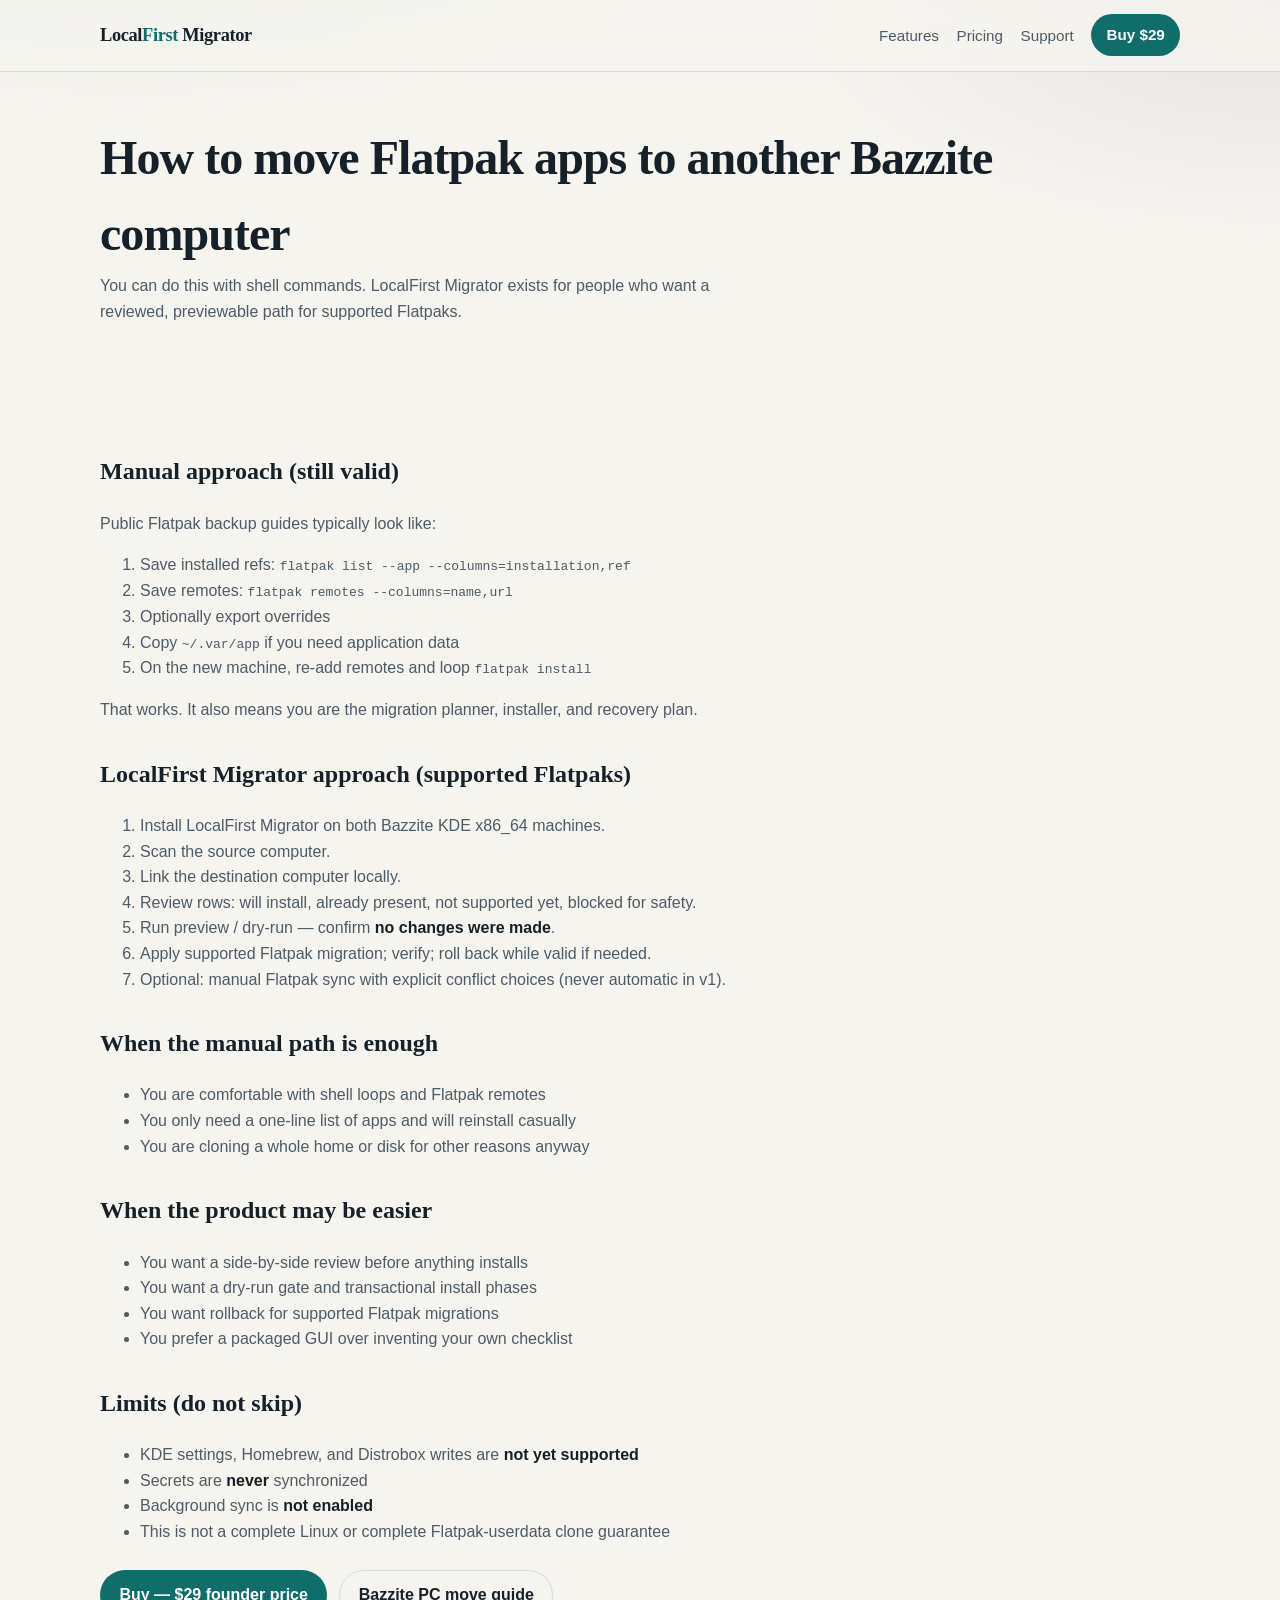
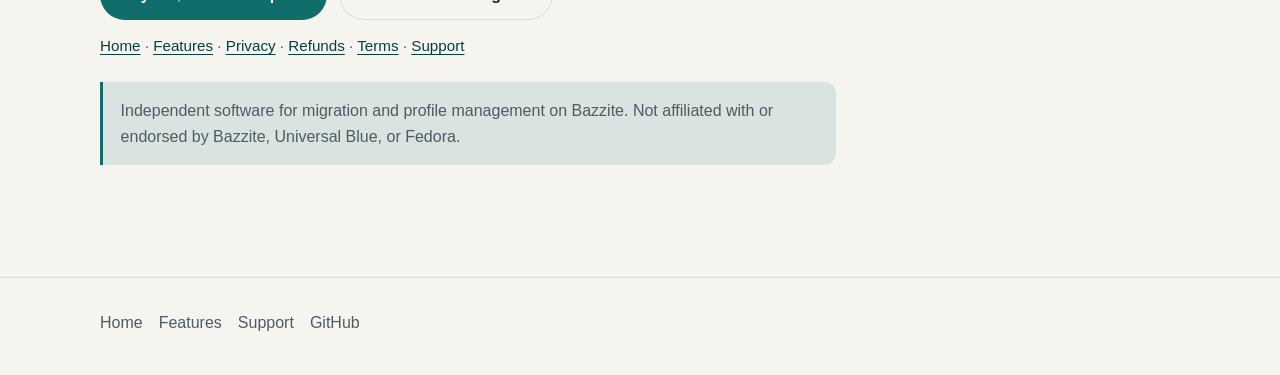
<file: flatpak-migration/index.html>
<!DOCTYPE html>
<html lang="en">
<head>
  <meta charset="utf-8">
  <meta name="viewport" content="width=device-width, initial-scale=1">
  <title>How to move Flatpak apps to another Bazzite computer</title>
  <meta name="description" content="Manual Flatpak list/install workflows versus LocalFirst Migrator preview, migrate, and rollback for supported Flatpak apps on Bazzite.">
  <link rel="canonical" href="https://matt1085.github.io/localfirst-migrator/flatpak-migration/">
  <meta property="og:title" content="Move Flatpak apps between Bazzite computers">
  <meta property="og:description" content="Manual flatpak list/install steps compared with LocalFirst Migrator’s preview and rollback path.">
  <meta property="og:type" content="article">
  <meta property="og:url" content="https://matt1085.github.io/localfirst-migrator/flatpak-migration/">
  <meta property="og:image" content="https://matt1085.github.io/localfirst-migrator/assets/og-card.jpg">
  <meta name="twitter:card" content="summary_large_image">
  <meta name="twitter:title" content="Move Flatpak apps between Bazzite computers">
  <meta name="twitter:description" content="Manual workflows vs LocalFirst Migrator for supported Flatpak migration.">
  <meta name="twitter:image" content="https://matt1085.github.io/localfirst-migrator/assets/og-card.jpg">
  <link rel="stylesheet" href="../assets/styles.css">
</head>
<body>
  <a class="skip-link" href="#main">Skip to content</a>
  <header class="site-header">
    <div class="wrap nav">
      <a class="brand" href="../">Local<span>First</span> Migrator</a>
      <button class="nav-toggle" type="button" data-nav-toggle aria-expanded="false" aria-controls="site-nav">Menu</button>
      <ul class="nav-links" id="site-nav" data-nav-links>
        <li><a href="../features/">Features</a></li>
        <li><a href="../#pricing">Pricing</a></li>
        <li><a href="../support/">Support</a></li>
        <li><a class="nav-cta" href="https://buy.stripe.com/28EcN56pR6eVe8f2F58AE00">Buy $29</a></li>
      </ul>
    </div>
  </header>

  <main id="main" class="wrap">
    <section class="page-hero">
      <h1>How to move Flatpak apps to another Bazzite computer</h1>
      <p class="section-lead">You can do this with shell commands. LocalFirst Migrator exists for people who want a reviewed, previewable path for supported Flatpaks.</p>
    </section>

    <section class="section prose">
      <h2>Manual approach (still valid)</h2>
      <p>Public Flatpak backup guides typically look like:</p>
      <ol>
        <li>Save installed refs: <code>flatpak list --app --columns=installation,ref</code></li>
        <li>Save remotes: <code>flatpak remotes --columns=name,url</code></li>
        <li>Optionally export overrides</li>
        <li>Copy <code>~/.var/app</code> if you need application data</li>
        <li>On the new machine, re-add remotes and loop <code>flatpak install</code></li>
      </ol>
      <p>That works. It also means you are the migration planner, installer, and recovery plan.</p>

      <h2>LocalFirst Migrator approach (supported Flatpaks)</h2>
      <ol>
        <li>Install LocalFirst Migrator on both Bazzite KDE x86_64 machines.</li>
        <li>Scan the source computer.</li>
        <li>Link the destination computer locally.</li>
        <li>Review rows: will install, already present, not supported yet, blocked for safety.</li>
        <li>Run preview / dry-run — confirm <strong>no changes were made</strong>.</li>
        <li>Apply supported Flatpak migration; verify; roll back while valid if needed.</li>
        <li>Optional: manual Flatpak sync with explicit conflict choices (never automatic in v1).</li>
      </ol>

      <h2>When the manual path is enough</h2>
      <ul>
        <li>You are comfortable with shell loops and Flatpak remotes</li>
        <li>You only need a one-line list of apps and will reinstall casually</li>
        <li>You are cloning a whole home or disk for other reasons anyway</li>
      </ul>

      <h2>When the product may be easier</h2>
      <ul>
        <li>You want a side-by-side review before anything installs</li>
        <li>You want a dry-run gate and transactional install phases</li>
        <li>You want rollback for supported Flatpak migrations</li>
        <li>You prefer a packaged GUI over inventing your own checklist</li>
      </ul>

      <h2>Limits (do not skip)</h2>
      <ul>
        <li>KDE settings, Homebrew, and Distrobox writes are <strong>not yet supported</strong></li>
        <li>Secrets are <strong>never</strong> synchronized</li>
        <li>Background sync is <strong>not enabled</strong></li>
        <li>This is not a complete Linux or complete Flatpak-userdata clone guarantee</li>
      </ul>

      <div class="cta-row">
        <a class="button button-primary" href="https://buy.stripe.com/28EcN56pR6eVe8f2F58AE00">Buy — $29 founder price</a>
        <a class="button button-secondary" href="../bazzite-migration/">Bazzite PC move guide</a>
      </div>
      <p class="note"><a href="../">Home</a> · <a href="../features/">Features</a> · <a href="../privacy/">Privacy</a> · <a href="../refunds/">Refunds</a> · <a href="../terms/">Terms</a> · <a href="../support/">Support</a></p>
      <p class="disclaimer">Independent software for migration and profile management on Bazzite. Not affiliated with or endorsed by Bazzite, Universal Blue, or Fedora.</p>
    </section>
  </main>

  <footer class="site-footer">
    <div class="wrap">
      <ul class="footer-links">
        <li><a href="../">Home</a></li>
        <li><a href="../features/">Features</a></li>
        <li><a href="../support/">Support</a></li>
        <li><a href="https://github.com/matt1085/localfirst-migrator">GitHub</a></li>
      </ul>
    </div>
  </footer>
  <script src="../assets/site.js" defer></script>
</body>
</html>
</file>
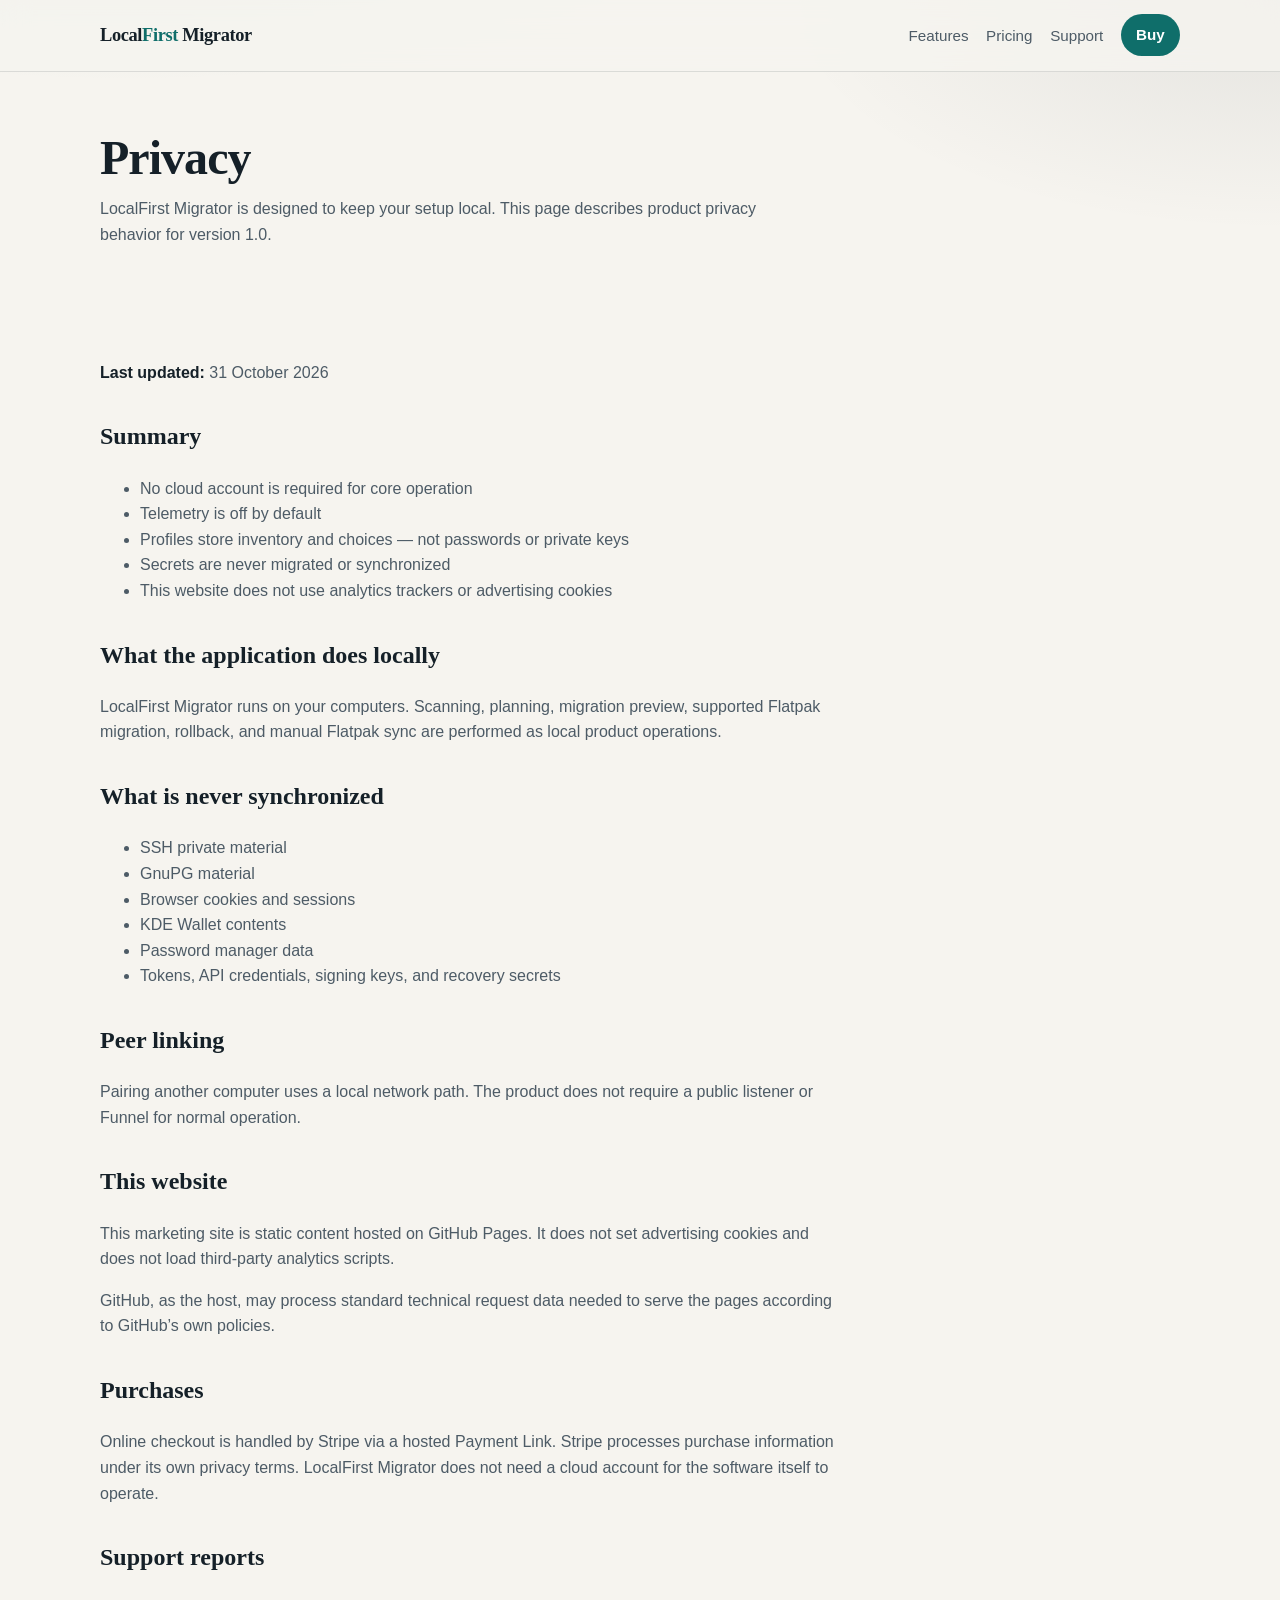
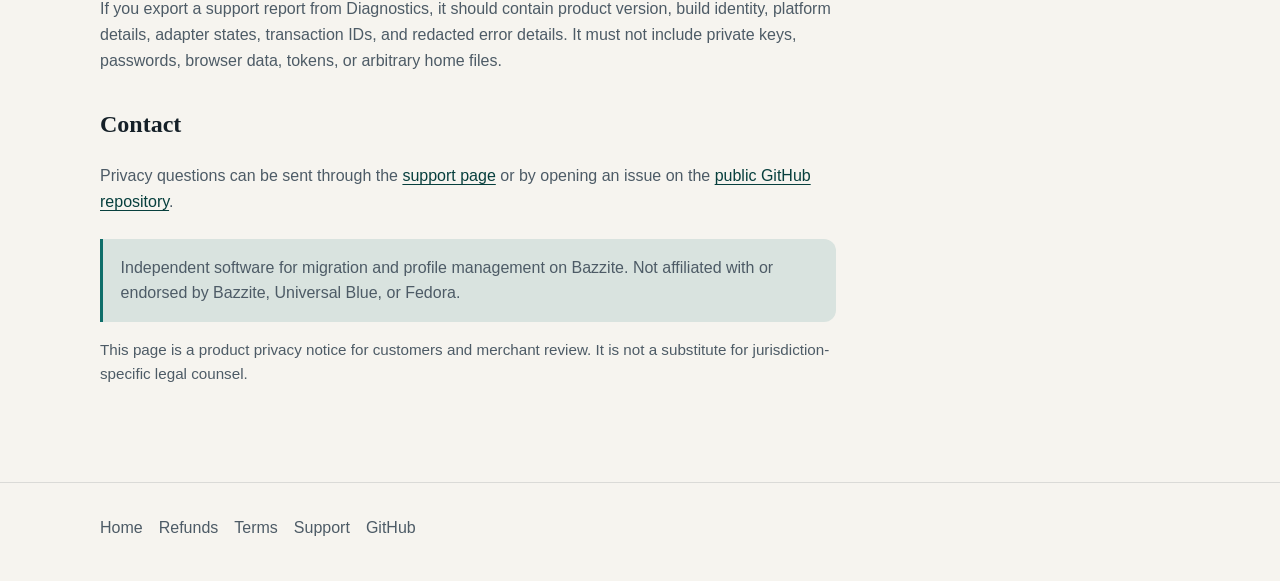
<file: privacy/index.html>
<!DOCTYPE html>
<html lang="en">
<head>
  <meta charset="utf-8">
  <meta name="viewport" content="width=device-width, initial-scale=1">
  <title>Privacy — LocalFirst Migrator</title>
  <meta name="description" content="Privacy practices for LocalFirst Migrator: local-first, no cloud account required, no telemetry by default, secrets never sync.">
  <link rel="canonical" href="https://matt1085.github.io/localfirst-migrator/privacy/">
  <meta property="og:image" content="https://matt1085.github.io/localfirst-migrator/assets/og-card.jpg">
  <meta name="twitter:card" content="summary_large_image">
  <meta name="twitter:image" content="https://matt1085.github.io/localfirst-migrator/assets/og-card.jpg">
  <link rel="stylesheet" href="../assets/styles.css">
</head>
<body>
  <a class="skip-link" href="#main">Skip to content</a>
  <header class="site-header">
    <div class="wrap nav">
      <a class="brand" href="../">Local<span>First</span> Migrator</a>
      <button class="nav-toggle" type="button" data-nav-toggle aria-expanded="false" aria-controls="site-nav">Menu</button>
      <ul class="nav-links" id="site-nav" data-nav-links>
        <li><a href="../features/">Features</a></li>
        <li><a href="../#pricing">Pricing</a></li>
        <li><a href="../support/">Support</a></li>
        <li><a class="nav-cta" href="https://buy.stripe.com/28EcN56pR6eVe8f2F58AE00">Buy</a></li>
      </ul>
    </div>
  </header>

  <main id="main" class="wrap">
    <section class="page-hero">
      <h1>Privacy</h1>
      <p class="section-lead">LocalFirst Migrator is designed to keep your setup local. This page describes product privacy behavior for version 1.0.</p>
    </section>

    <section class="section prose">
      <p><strong>Last updated:</strong> 31 October 2026</p>

      <h2>Summary</h2>
      <ul>
        <li>No cloud account is required for core operation</li>
        <li>Telemetry is off by default</li>
        <li>Profiles store inventory and choices — not passwords or private keys</li>
        <li>Secrets are never migrated or synchronized</li>
        <li>This website does not use analytics trackers or advertising cookies</li>
      </ul>

      <h2>What the application does locally</h2>
      <p>LocalFirst Migrator runs on your computers. Scanning, planning, migration preview, supported Flatpak migration, rollback, and manual Flatpak sync are performed as local product operations.</p>

      <h2>What is never synchronized</h2>
      <ul>
        <li>SSH private material</li>
        <li>GnuPG material</li>
        <li>Browser cookies and sessions</li>
        <li>KDE Wallet contents</li>
        <li>Password manager data</li>
        <li>Tokens, API credentials, signing keys, and recovery secrets</li>
      </ul>

      <h2>Peer linking</h2>
      <p>Pairing another computer uses a local network path. The product does not require a public listener or Funnel for normal operation.</p>

      <h2>This website</h2>
      <p>This marketing site is static content hosted on GitHub Pages. It does not set advertising cookies and does not load third-party analytics scripts.</p>
      <p>GitHub, as the host, may process standard technical request data needed to serve the pages according to GitHub’s own policies.</p>

      <h2>Purchases</h2>
      <p>Online checkout is handled by Stripe via a hosted Payment Link. Stripe processes purchase information under its own privacy terms. LocalFirst Migrator does not need a cloud account for the software itself to operate.</p>

      <h2>Support reports</h2>
      <p>If you export a support report from Diagnostics, it should contain product version, build identity, platform details, adapter states, transaction IDs, and redacted error details. It must not include private keys, passwords, browser data, tokens, or arbitrary home files.</p>

      <h2>Contact</h2>
      <p>Privacy questions can be sent through the <a href="../support/">support page</a> or by opening an issue on the <a href="https://github.com/matt1085/localfirst-migrator">public GitHub repository</a>.</p>

      <p class="disclaimer">Independent software for migration and profile management on Bazzite. Not affiliated with or endorsed by Bazzite, Universal Blue, or Fedora.</p>
      <p class="note">This page is a product privacy notice for customers and merchant review. It is not a substitute for jurisdiction-specific legal counsel.</p>
    </section>
  </main>

  <footer class="site-footer">
    <div class="wrap">
      <ul class="footer-links">
        <li><a href="../">Home</a></li>
        <li><a href="../refunds/">Refunds</a></li>
        <li><a href="../terms/">Terms</a></li>
        <li><a href="../support/">Support</a></li>
        <li><a href="https://github.com/matt1085/localfirst-migrator">GitHub</a></li>
      </ul>
    </div>
  </footer>
  <script src="../assets/site.js" defer></script>
</body>
</html>
</file>
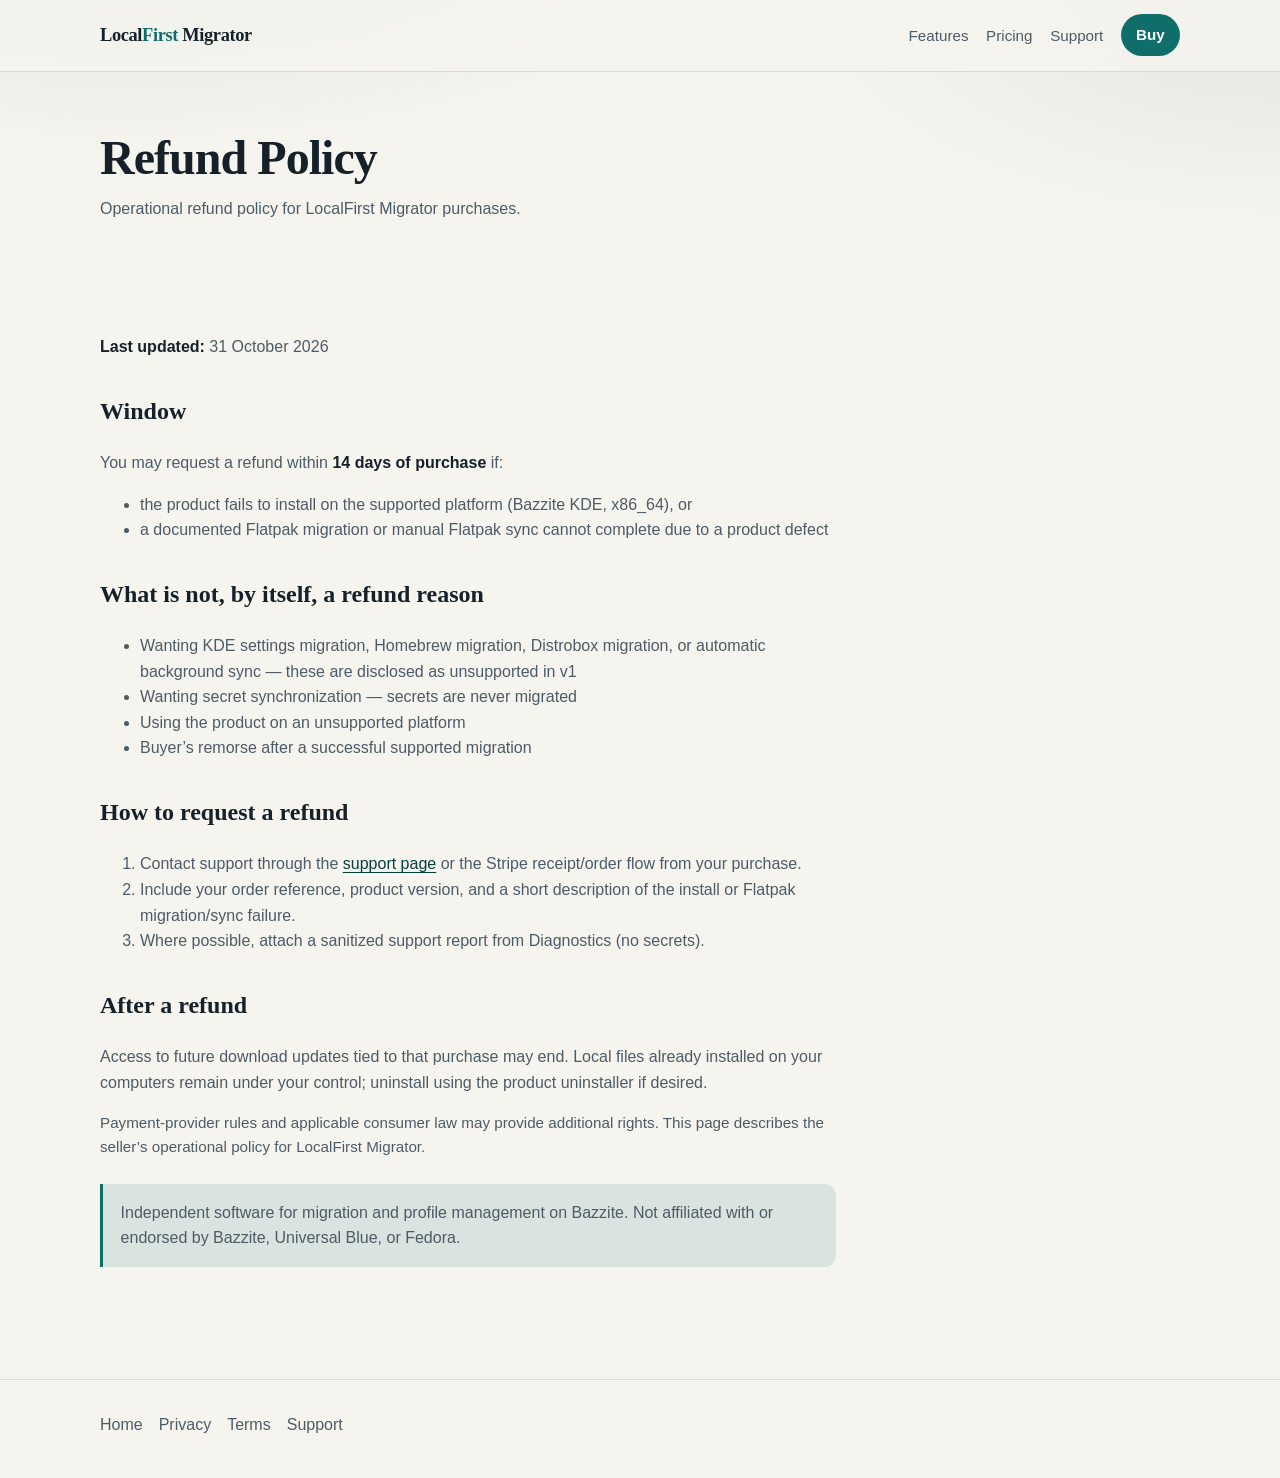
<file: refunds/index.html>
<!DOCTYPE html>
<html lang="en">
<head>
  <meta charset="utf-8">
  <meta name="viewport" content="width=device-width, initial-scale=1">
  <title>Refund Policy — LocalFirst Migrator</title>
  <meta name="description" content="Refund policy for LocalFirst Migrator: 14-day window when the product fails to install or perform documented Flatpak migration/sync on supported Bazzite KDE x86_64.">
  <link rel="canonical" href="https://matt1085.github.io/localfirst-migrator/refunds/">
  <meta property="og:image" content="https://matt1085.github.io/localfirst-migrator/assets/og-card.jpg">
  <meta name="twitter:card" content="summary_large_image">
  <meta name="twitter:image" content="https://matt1085.github.io/localfirst-migrator/assets/og-card.jpg">
  <link rel="stylesheet" href="../assets/styles.css">
</head>
<body>
  <a class="skip-link" href="#main">Skip to content</a>
  <header class="site-header">
    <div class="wrap nav">
      <a class="brand" href="../">Local<span>First</span> Migrator</a>
      <button class="nav-toggle" type="button" data-nav-toggle aria-expanded="false" aria-controls="site-nav">Menu</button>
      <ul class="nav-links" id="site-nav" data-nav-links>
        <li><a href="../features/">Features</a></li>
        <li><a href="../#pricing">Pricing</a></li>
        <li><a href="../support/">Support</a></li>
        <li><a class="nav-cta" href="https://buy.stripe.com/28EcN56pR6eVe8f2F58AE00">Buy</a></li>
      </ul>
    </div>
  </header>

  <main id="main" class="wrap">
    <section class="page-hero">
      <h1>Refund Policy</h1>
      <p class="section-lead">Operational refund policy for LocalFirst Migrator purchases.</p>
    </section>

    <section class="section prose">
      <p><strong>Last updated:</strong> 31 October 2026</p>

      <h2>Window</h2>
      <p>You may request a refund within <strong>14 days of purchase</strong> if:</p>
      <ul>
        <li>the product fails to install on the supported platform (Bazzite KDE, x86_64), or</li>
        <li>a documented Flatpak migration or manual Flatpak sync cannot complete due to a product defect</li>
      </ul>

      <h2>What is not, by itself, a refund reason</h2>
      <ul>
        <li>Wanting KDE settings migration, Homebrew migration, Distrobox migration, or automatic background sync — these are disclosed as unsupported in v1</li>
        <li>Wanting secret synchronization — secrets are never migrated</li>
        <li>Using the product on an unsupported platform</li>
        <li>Buyer’s remorse after a successful supported migration</li>
      </ul>

      <h2>How to request a refund</h2>
      <ol>
        <li>Contact support through the <a href="../support/">support page</a> or the Stripe receipt/order flow from your purchase.</li>
        <li>Include your order reference, product version, and a short description of the install or Flatpak migration/sync failure.</li>
        <li>Where possible, attach a sanitized support report from Diagnostics (no secrets).</li>
      </ol>

      <h2>After a refund</h2>
      <p>Access to future download updates tied to that purchase may end. Local files already installed on your computers remain under your control; uninstall using the product uninstaller if desired.</p>

      <p class="note">Payment-provider rules and applicable consumer law may provide additional rights. This page describes the seller’s operational policy for LocalFirst Migrator.</p>
      <p class="disclaimer">Independent software for migration and profile management on Bazzite. Not affiliated with or endorsed by Bazzite, Universal Blue, or Fedora.</p>
    </section>
  </main>

  <footer class="site-footer">
    <div class="wrap">
      <ul class="footer-links">
        <li><a href="../">Home</a></li>
        <li><a href="../privacy/">Privacy</a></li>
        <li><a href="../terms/">Terms</a></li>
        <li><a href="../support/">Support</a></li>
      </ul>
    </div>
  </footer>
  <script src="../assets/site.js" defer></script>
</body>
</html>
</file>
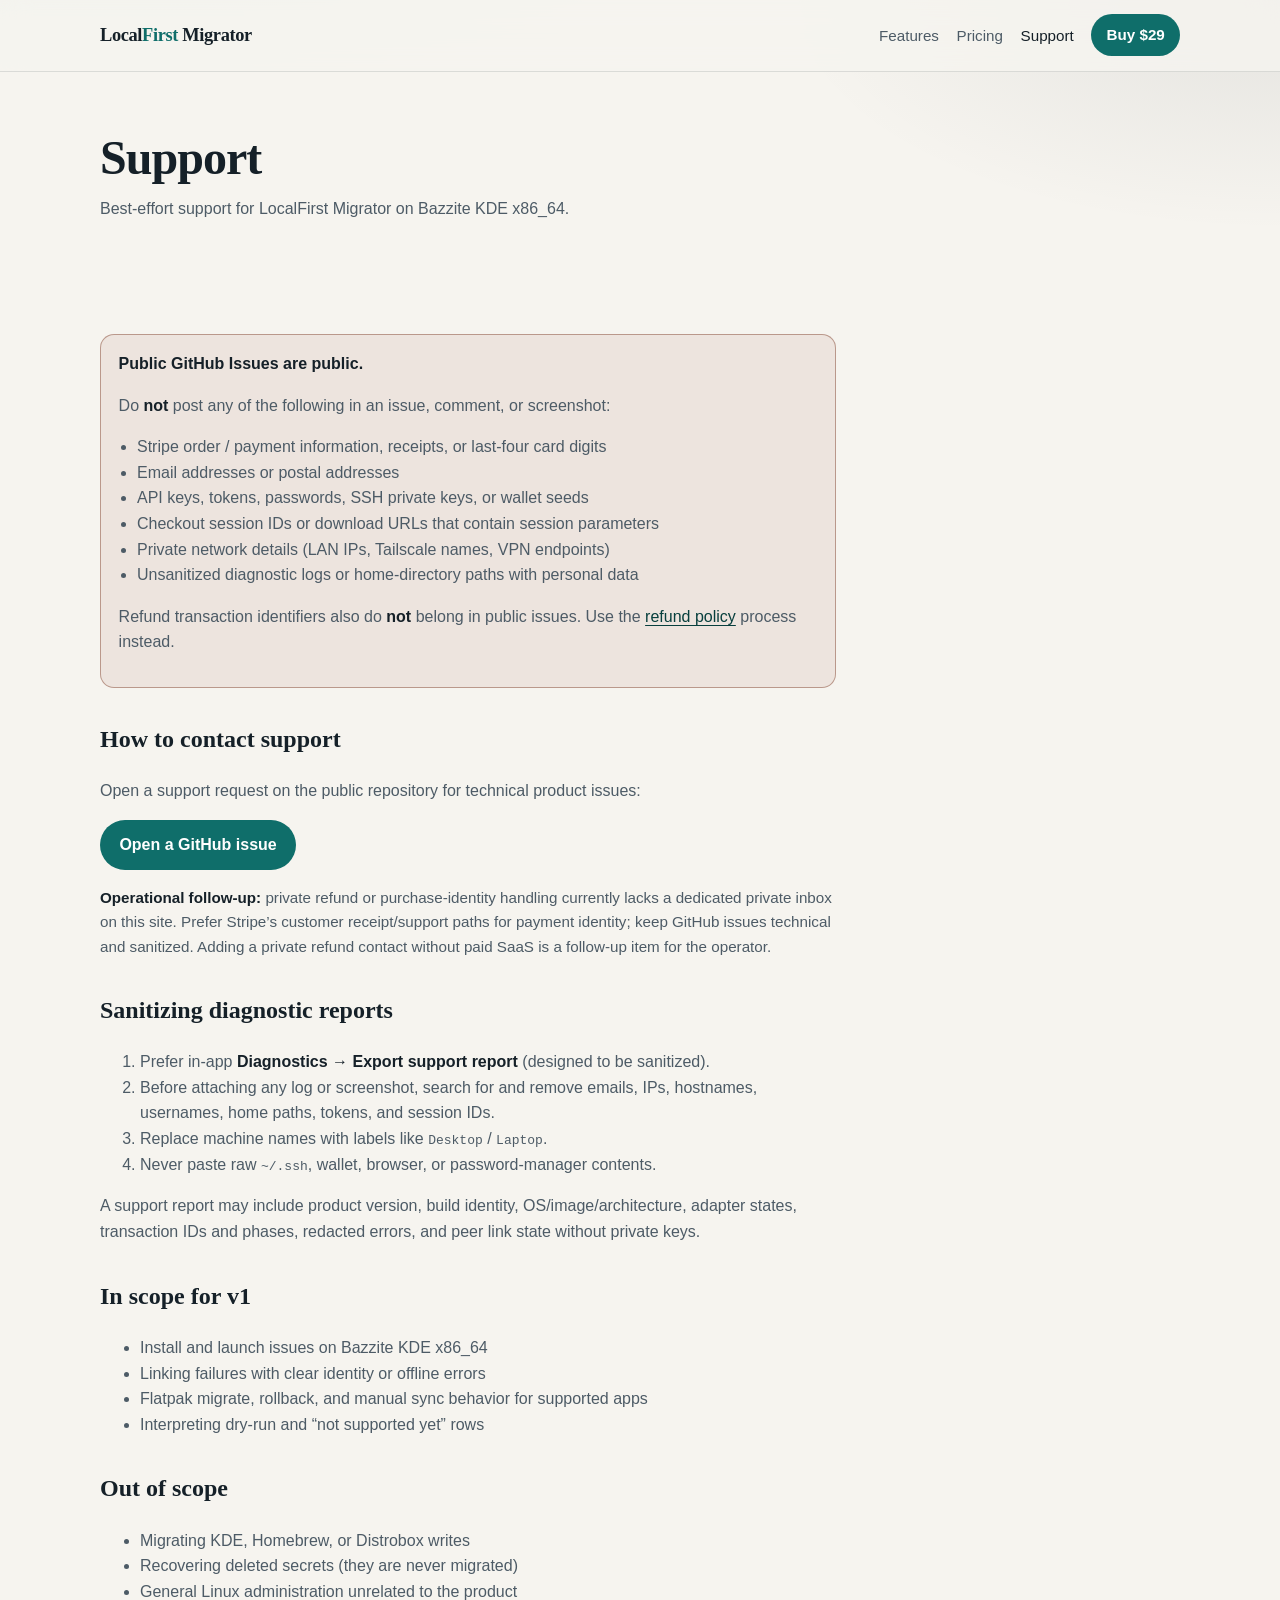
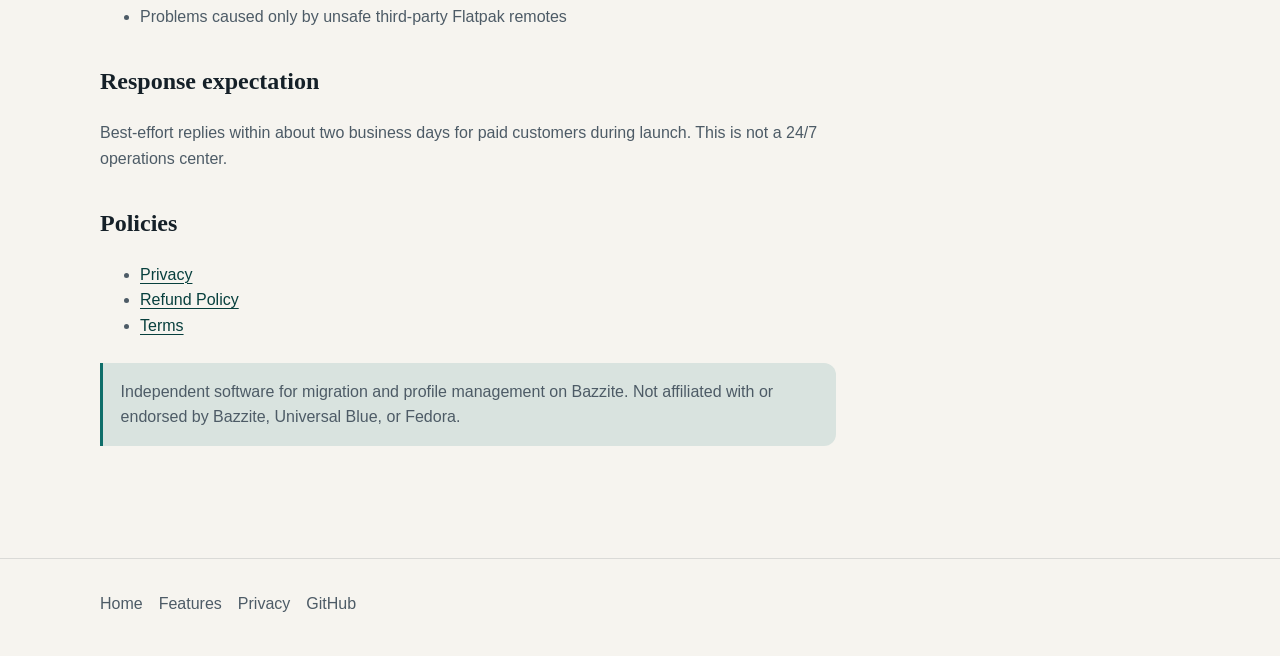
<file: support/index.html>
<!DOCTYPE html>
<html lang="en">
<head>
  <meta charset="utf-8">
  <meta name="viewport" content="width=device-width, initial-scale=1">
  <title>Support — LocalFirst Migrator</title>
  <meta name="description" content="Support scope, safe reporting, and contact options for LocalFirst Migrator. Do not post payment or secret data in public issues.">
  <link rel="canonical" href="https://matt1085.github.io/localfirst-migrator/support/">
  <meta property="og:title" content="Support — LocalFirst Migrator">
  <meta property="og:description" content="Best-effort support for LocalFirst Migrator. Keep payment details and secrets out of public issues.">
  <meta property="og:type" content="website">
  <meta property="og:url" content="https://matt1085.github.io/localfirst-migrator/support/">
  <meta property="og:image" content="https://matt1085.github.io/localfirst-migrator/assets/og-card.jpg">
  <meta name="twitter:card" content="summary_large_image">
  <meta name="twitter:title" content="Support — LocalFirst Migrator">
  <meta name="twitter:description" content="Best-effort support. Keep payment details and secrets out of public issues.">
  <meta name="twitter:image" content="https://matt1085.github.io/localfirst-migrator/assets/og-card.jpg">
  <link rel="stylesheet" href="../assets/styles.css">
</head>
<body>
  <a class="skip-link" href="#main">Skip to content</a>
  <header class="site-header">
    <div class="wrap nav">
      <a class="brand" href="../">Local<span>First</span> Migrator</a>
      <button class="nav-toggle" type="button" data-nav-toggle aria-expanded="false" aria-controls="site-nav">Menu</button>
      <ul class="nav-links" id="site-nav" data-nav-links>
        <li><a href="../features/">Features</a></li>
        <li><a href="../#pricing">Pricing</a></li>
        <li><a href="./" aria-current="page">Support</a></li>
        <li><a class="nav-cta" href="https://buy.stripe.com/28EcN56pR6eVe8f2F58AE00">Buy $29</a></li>
      </ul>
    </div>
  </header>

  <main id="main" class="wrap">
    <section class="page-hero">
      <h1>Support</h1>
      <p class="section-lead">Best-effort support for LocalFirst Migrator on Bazzite KDE x86_64.</p>
    </section>

    <section class="section prose">
      <div class="warning-box" role="note">
        <strong>Public GitHub Issues are public.</strong>
        <p>Do <strong>not</strong> post any of the following in an issue, comment, or screenshot:</p>
        <ul>
          <li>Stripe order / payment information, receipts, or last-four card digits</li>
          <li>Email addresses or postal addresses</li>
          <li>API keys, tokens, passwords, SSH private keys, or wallet seeds</li>
          <li>Checkout session IDs or download URLs that contain session parameters</li>
          <li>Private network details (LAN IPs, Tailscale names, VPN endpoints)</li>
          <li>Unsanitized diagnostic logs or home-directory paths with personal data</li>
        </ul>
        <p>Refund transaction identifiers also do <strong>not</strong> belong in public issues. Use the <a href="../refunds/">refund policy</a> process instead.</p>
      </div>

      <h2>How to contact support</h2>
      <p>Open a support request on the public repository for technical product issues:</p>
      <p><a class="button button-primary" href="https://github.com/matt1085/localfirst-migrator/issues/new">Open a GitHub issue</a></p>
      <p class="note"><strong>Operational follow-up:</strong> private refund or purchase-identity handling currently lacks a dedicated private inbox on this site. Prefer Stripe’s customer receipt/support paths for payment identity; keep GitHub issues technical and sanitized. Adding a private refund contact without paid SaaS is a follow-up item for the operator.</p>

      <h2>Sanitizing diagnostic reports</h2>
      <ol>
        <li>Prefer in-app <strong>Diagnostics → Export support report</strong> (designed to be sanitized).</li>
        <li>Before attaching any log or screenshot, search for and remove emails, IPs, hostnames, usernames, home paths, tokens, and session IDs.</li>
        <li>Replace machine names with labels like <code>Desktop</code> / <code>Laptop</code>.</li>
        <li>Never paste raw <code>~/.ssh</code>, wallet, browser, or password-manager contents.</li>
      </ol>
      <p>A support report may include product version, build identity, OS/image/architecture, adapter states, transaction IDs and phases, redacted errors, and peer link state without private keys.</p>

      <h2>In scope for v1</h2>
      <ul>
        <li>Install and launch issues on Bazzite KDE x86_64</li>
        <li>Linking failures with clear identity or offline errors</li>
        <li>Flatpak migrate, rollback, and manual sync behavior for supported apps</li>
        <li>Interpreting dry-run and “not supported yet” rows</li>
      </ul>

      <h2>Out of scope</h2>
      <ul>
        <li>Migrating KDE, Homebrew, or Distrobox writes</li>
        <li>Recovering deleted secrets (they are never migrated)</li>
        <li>General Linux administration unrelated to the product</li>
        <li>Problems caused only by unsafe third-party Flatpak remotes</li>
      </ul>

      <h2>Response expectation</h2>
      <p>Best-effort replies within about two business days for paid customers during launch. This is not a 24/7 operations center.</p>

      <h2>Policies</h2>
      <ul>
        <li><a href="../privacy/">Privacy</a></li>
        <li><a href="../refunds/">Refund Policy</a></li>
        <li><a href="../terms/">Terms</a></li>
      </ul>

      <p class="disclaimer">Independent software for migration and profile management on Bazzite. Not affiliated with or endorsed by Bazzite, Universal Blue, or Fedora.</p>
    </section>
  </main>

  <footer class="site-footer">
    <div class="wrap">
      <ul class="footer-links">
        <li><a href="../">Home</a></li>
        <li><a href="../features/">Features</a></li>
        <li><a href="../privacy/">Privacy</a></li>
        <li><a href="https://github.com/matt1085/localfirst-migrator">GitHub</a></li>
      </ul>
    </div>
  </footer>
  <script src="../assets/site.js" defer></script>
</body>
</html>
</file>
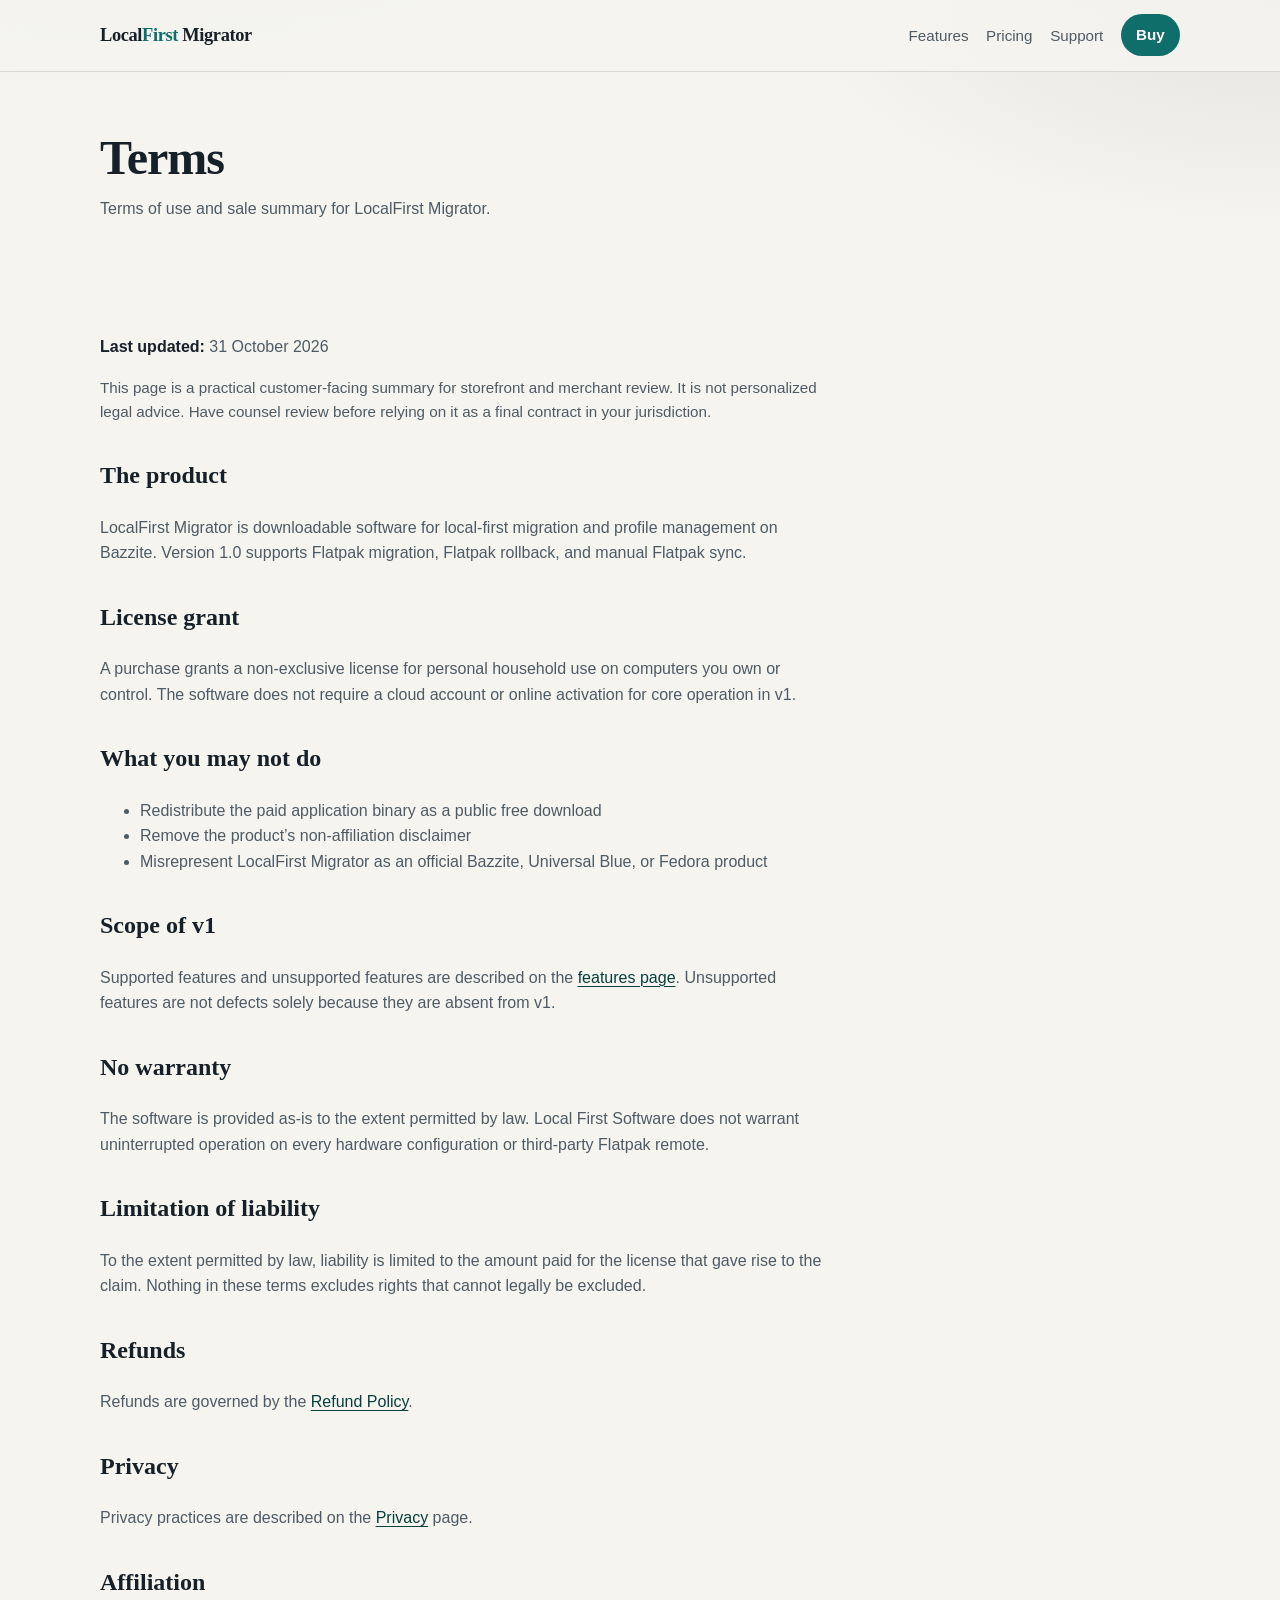
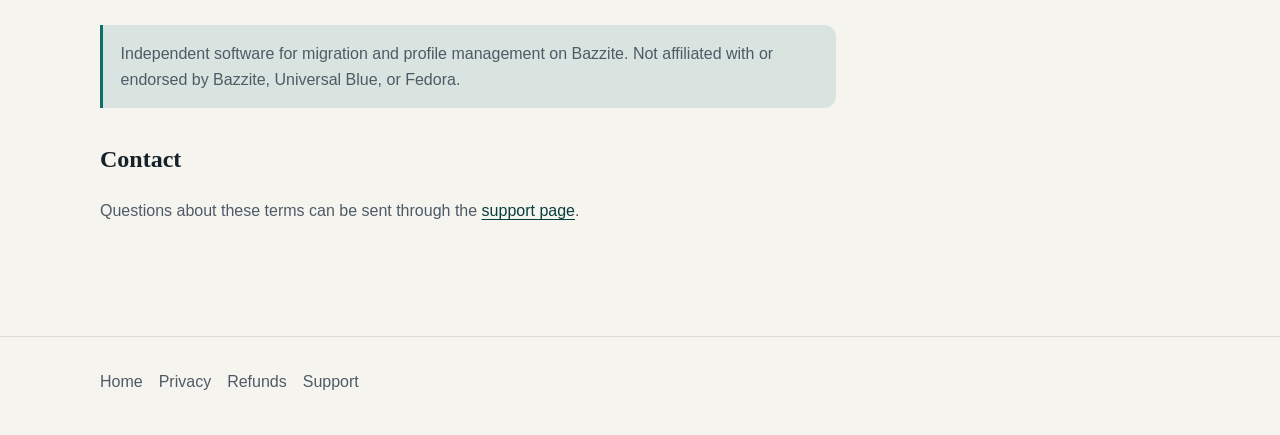
<file: terms/index.html>
<!DOCTYPE html>
<html lang="en">
<head>
  <meta charset="utf-8">
  <meta name="viewport" content="width=device-width, initial-scale=1">
  <title>Terms — LocalFirst Migrator</title>
  <meta name="description" content="Terms of use and sale summary for LocalFirst Migrator.">
  <link rel="canonical" href="https://matt1085.github.io/localfirst-migrator/terms/">
  <meta property="og:image" content="https://matt1085.github.io/localfirst-migrator/assets/og-card.jpg">
  <meta name="twitter:card" content="summary_large_image">
  <meta name="twitter:image" content="https://matt1085.github.io/localfirst-migrator/assets/og-card.jpg">
  <link rel="stylesheet" href="../assets/styles.css">
</head>
<body>
  <a class="skip-link" href="#main">Skip to content</a>
  <header class="site-header">
    <div class="wrap nav">
      <a class="brand" href="../">Local<span>First</span> Migrator</a>
      <button class="nav-toggle" type="button" data-nav-toggle aria-expanded="false" aria-controls="site-nav">Menu</button>
      <ul class="nav-links" id="site-nav" data-nav-links>
        <li><a href="../features/">Features</a></li>
        <li><a href="../#pricing">Pricing</a></li>
        <li><a href="../support/">Support</a></li>
        <li><a class="nav-cta" href="https://buy.stripe.com/28EcN56pR6eVe8f2F58AE00">Buy</a></li>
      </ul>
    </div>
  </header>

  <main id="main" class="wrap">
    <section class="page-hero">
      <h1>Terms</h1>
      <p class="section-lead">Terms of use and sale summary for LocalFirst Migrator.</p>
    </section>

    <section class="section prose">
      <p><strong>Last updated:</strong> 31 October 2026</p>
      <p class="note">This page is a practical customer-facing summary for storefront and merchant review. It is not personalized legal advice. Have counsel review before relying on it as a final contract in your jurisdiction.</p>

      <h2>The product</h2>
      <p>LocalFirst Migrator is downloadable software for local-first migration and profile management on Bazzite. Version 1.0 supports Flatpak migration, Flatpak rollback, and manual Flatpak sync.</p>

      <h2>License grant</h2>
      <p>A purchase grants a non-exclusive license for personal household use on computers you own or control. The software does not require a cloud account or online activation for core operation in v1.</p>

      <h2>What you may not do</h2>
      <ul>
        <li>Redistribute the paid application binary as a public free download</li>
        <li>Remove the product’s non-affiliation disclaimer</li>
        <li>Misrepresent LocalFirst Migrator as an official Bazzite, Universal Blue, or Fedora product</li>
      </ul>

      <h2>Scope of v1</h2>
      <p>Supported features and unsupported features are described on the <a href="../features/">features page</a>. Unsupported features are not defects solely because they are absent from v1.</p>

      <h2>No warranty</h2>
      <p>The software is provided as-is to the extent permitted by law. Local First Software does not warrant uninterrupted operation on every hardware configuration or third-party Flatpak remote.</p>

      <h2>Limitation of liability</h2>
      <p>To the extent permitted by law, liability is limited to the amount paid for the license that gave rise to the claim. Nothing in these terms excludes rights that cannot legally be excluded.</p>

      <h2>Refunds</h2>
      <p>Refunds are governed by the <a href="../refunds/">Refund Policy</a>.</p>

      <h2>Privacy</h2>
      <p>Privacy practices are described on the <a href="../privacy/">Privacy</a> page.</p>

      <h2>Affiliation</h2>
      <p class="disclaimer">Independent software for migration and profile management on Bazzite. Not affiliated with or endorsed by Bazzite, Universal Blue, or Fedora.</p>

      <h2>Contact</h2>
      <p>Questions about these terms can be sent through the <a href="../support/">support page</a>.</p>
    </section>
  </main>

  <footer class="site-footer">
    <div class="wrap">
      <ul class="footer-links">
        <li><a href="../">Home</a></li>
        <li><a href="../privacy/">Privacy</a></li>
        <li><a href="../refunds/">Refunds</a></li>
        <li><a href="../support/">Support</a></li>
      </ul>
    </div>
  </footer>
  <script src="../assets/site.js" defer></script>
</body>
</html>
</file>
<file: assets/styles.css>
:root {
  --bg: #f6f4ef;
  --bg-elevated: #fffdf8;
  --ink: #152028;
  --muted: #4d5b66;
  --line: rgba(21, 32, 40, 0.12);
  --accent: #0f6e6a;
  --accent-ink: #073f3d;
  --accent-soft: rgba(15, 110, 106, 0.12);
  --danger-soft: rgba(140, 54, 28, 0.08);
  --ok-soft: rgba(15, 110, 106, 0.1);
  --shadow: 0 18px 50px rgba(21, 32, 40, 0.08);
  --radius: 18px;
  --max: 1080px;
  --font-display: "Iowan Old Style", "Palatino Linotype", Palatino, "Book Antiqua", Georgia, serif;
  --font-body: "Segoe UI", "Helvetica Neue", Helvetica, Arial, sans-serif;
}

@media (prefers-color-scheme: dark) {
  :root {
    --bg: #10161c;
    --bg-elevated: #172028;
    --ink: #eef3f6;
    --muted: #a7b4be;
    --line: rgba(238, 243, 246, 0.12);
    --accent: #4db8b1;
    --accent-ink: #d7f5f2;
    --accent-soft: rgba(77, 184, 177, 0.14);
    --danger-soft: rgba(232, 145, 112, 0.12);
    --ok-soft: rgba(77, 184, 177, 0.12);
    --shadow: 0 18px 50px rgba(0, 0, 0, 0.35);
  }
}

*,
*::before,
*::after {
  box-sizing: border-box;
}

html {
  scroll-behavior: smooth;
}

body {
  margin: 0;
  color: var(--ink);
  background:
    radial-gradient(1200px 500px at 10% -10%, rgba(15, 110, 106, 0.16), transparent 60%),
    radial-gradient(900px 420px at 100% 0%, rgba(21, 32, 40, 0.08), transparent 55%),
    linear-gradient(180deg, var(--bg), var(--bg));
  font-family: var(--font-body);
  line-height: 1.6;
  min-height: 100vh;
}

img {
  max-width: 100%;
  display: block;
}

a {
  color: var(--accent-ink);
  text-decoration-thickness: 1px;
  text-underline-offset: 0.18em;
}

a:hover {
  text-decoration-thickness: 2px;
}

.skip-link {
  position: absolute;
  left: -999px;
  top: 0;
  background: var(--bg-elevated);
  color: var(--ink);
  padding: 0.75rem 1rem;
  z-index: 1000;
}

.skip-link:focus {
  left: 1rem;
  top: 1rem;
}

.wrap {
  width: min(var(--max), calc(100% - 2rem));
  margin-inline: auto;
}

.site-header {
  position: sticky;
  top: 0;
  z-index: 50;
  backdrop-filter: blur(14px);
  background: color-mix(in srgb, var(--bg) 82%, transparent);
  border-bottom: 1px solid var(--line);
}

.nav {
  display: flex;
  align-items: center;
  justify-content: space-between;
  gap: 1rem;
  padding: 0.9rem 0;
}

.brand {
  font-family: var(--font-display);
  font-size: 1.15rem;
  font-weight: 700;
  letter-spacing: -0.02em;
  color: var(--ink);
  text-decoration: none;
}

.brand span {
  color: var(--accent);
}

.nav-links {
  display: flex;
  flex-wrap: wrap;
  gap: 0.85rem 1.1rem;
  align-items: center;
  list-style: none;
  margin: 0;
  padding: 0;
}

.nav-links a {
  color: var(--muted);
  text-decoration: none;
  font-size: 0.95rem;
}

.nav-links a:hover,
.nav-links a[aria-current="page"] {
  color: var(--ink);
}

.nav-cta {
  display: inline-flex;
  align-items: center;
  justify-content: center;
  padding: 0.55rem 0.95rem;
  border-radius: 999px;
  background: var(--accent);
  color: #fff !important;
  text-decoration: none !important;
  font-weight: 600;
}

@media (prefers-color-scheme: dark) {
  .nav-cta {
    color: #062826 !important;
  }
}

.nav-toggle {
  display: none;
  border: 1px solid var(--line);
  background: var(--bg-elevated);
  color: var(--ink);
  border-radius: 10px;
  padding: 0.45rem 0.7rem;
  font: inherit;
}

@media (max-width: 820px) {
  .nav-toggle {
    display: inline-flex;
  }

  .nav-links {
    display: none;
    width: 100%;
    padding: 0.5rem 0 0.75rem;
  }

  .nav-links.is-open {
    display: flex;
    flex-direction: column;
    align-items: flex-start;
  }

  .nav {
    flex-wrap: wrap;
  }
}

.hero {
  padding: 4.5rem 0 3.25rem;
}

.hero-kicker {
  display: inline-block;
  margin: 0 0 1rem;
  padding: 0.35rem 0.7rem;
  border-radius: 999px;
  background: var(--accent-soft);
  color: var(--accent-ink);
  font-size: 0.85rem;
  font-weight: 600;
  letter-spacing: 0.02em;
}

.hero h1 {
  margin: 0;
  font-family: var(--font-display);
  font-size: clamp(2.4rem, 6vw, 4.4rem);
  line-height: 1.05;
  letter-spacing: -0.03em;
  max-width: 12ch;
}

.hero-lead {
  margin: 1.1rem 0 0;
  max-width: 38rem;
  font-size: 1.15rem;
  color: var(--muted);
}

.hero-price {
  margin: 1.4rem 0 0;
  font-size: 1.05rem;
}

.hero-price strong {
  font-size: 1.35rem;
}

.cta-row {
  display: flex;
  flex-wrap: wrap;
  gap: 0.75rem;
  margin-top: 1.6rem;
}

.button {
  display: inline-flex;
  align-items: center;
  justify-content: center;
  gap: 0.4rem;
  min-height: 2.75rem;
  padding: 0.7rem 1.15rem;
  border-radius: 999px;
  border: 1px solid transparent;
  font: inherit;
  font-weight: 650;
  text-decoration: none;
  cursor: pointer;
}

.button-primary {
  background: var(--accent);
  color: #fff;
}

@media (prefers-color-scheme: dark) {
  .button-primary {
    color: #062826;
  }
}

.button-secondary {
  background: transparent;
  border-color: var(--line);
  color: var(--ink);
}

.button:focus-visible,
.nav-cta:focus-visible,
.nav-toggle:focus-visible {
  outline: 3px solid var(--accent);
  outline-offset: 2px;
}

.note {
  margin: 0.85rem 0 0;
  color: var(--muted);
  font-size: 0.95rem;
}

.section {
  padding: 3rem 0;
}

.section-title {
  margin: 0 0 0.6rem;
  font-family: var(--font-display);
  font-size: clamp(1.7rem, 3vw, 2.3rem);
  letter-spacing: -0.02em;
}

.section-lead {
  margin: 0 0 1.5rem;
  color: var(--muted);
  max-width: 42rem;
}

.steps {
  display: grid;
  grid-template-columns: repeat(3, minmax(0, 1fr));
  gap: 1rem;
  list-style: none;
  margin: 0;
  padding: 0;
  counter-reset: step;
}

@media (max-width: 860px) {
  .steps {
    grid-template-columns: 1fr;
  }
}

.steps li {
  counter-increment: step;
  background: var(--bg-elevated);
  border: 1px solid var(--line);
  border-radius: var(--radius);
  padding: 1.15rem 1.15rem 1.2rem;
  box-shadow: var(--shadow);
}

.steps li::before {
  content: counter(step);
  display: inline-flex;
  align-items: center;
  justify-content: center;
  width: 1.8rem;
  height: 1.8rem;
  margin-bottom: 0.7rem;
  border-radius: 999px;
  background: var(--accent-soft);
  color: var(--accent-ink);
  font-weight: 700;
  font-size: 0.9rem;
}

.steps h3 {
  margin: 0 0 0.35rem;
  font-size: 1.05rem;
}

.steps p {
  margin: 0;
  color: var(--muted);
  font-size: 0.96rem;
}

.matrix {
  width: 100%;
  border-collapse: collapse;
  background: var(--bg-elevated);
  border: 1px solid var(--line);
  border-radius: var(--radius);
  overflow: hidden;
  box-shadow: var(--shadow);
}

.matrix th,
.matrix td {
  text-align: left;
  padding: 0.9rem 1rem;
  border-bottom: 1px solid var(--line);
  vertical-align: top;
}

.matrix th {
  font-size: 0.85rem;
  text-transform: uppercase;
  letter-spacing: 0.04em;
  color: var(--muted);
  background: color-mix(in srgb, var(--bg) 55%, var(--bg-elevated));
}

.matrix tr:last-child td {
  border-bottom: 0;
}

.badge {
  display: inline-block;
  padding: 0.2rem 0.55rem;
  border-radius: 999px;
  font-size: 0.82rem;
  font-weight: 700;
}

.badge-ok {
  background: var(--ok-soft);
  color: var(--accent-ink);
}

.badge-later {
  background: color-mix(in srgb, var(--muted) 16%, transparent);
  color: var(--muted);
}

.badge-never {
  background: var(--danger-soft);
  color: #8c361c;
}

@media (prefers-color-scheme: dark) {
  .badge-never {
    color: #f0b39a;
  }
}

.split {
  display: grid;
  grid-template-columns: 1.1fr 0.9fr;
  gap: 1.25rem;
}

@media (max-width: 860px) {
  .split {
    grid-template-columns: 1fr;
  }
}

.panel {
  background: var(--bg-elevated);
  border: 1px solid var(--line);
  border-radius: var(--radius);
  padding: 1.25rem;
  box-shadow: var(--shadow);
}

.panel h3 {
  margin: 0 0 0.5rem;
  font-family: var(--font-display);
}

.panel p,
.panel li {
  color: var(--muted);
}

.panel ul {
  margin: 0.4rem 0 0;
  padding-left: 1.15rem;
}

.faq details {
  background: var(--bg-elevated);
  border: 1px solid var(--line);
  border-radius: 14px;
  padding: 0.85rem 1rem;
  margin: 0 0 0.65rem;
}

.faq summary {
  cursor: pointer;
  font-weight: 650;
}

.faq details p {
  margin: 0.65rem 0 0.15rem;
  color: var(--muted);
}

.pricing-box {
  display: grid;
  grid-template-columns: 1.2fr 0.8fr;
  gap: 1rem;
  align-items: stretch;
}

@media (max-width: 860px) {
  .pricing-box {
    grid-template-columns: 1fr;
  }
}

.price-card {
  background: var(--bg-elevated);
  border: 1px solid var(--line);
  border-radius: var(--radius);
  padding: 1.5rem;
  box-shadow: var(--shadow);
}

.price-card .amount {
  font-family: var(--font-display);
  font-size: 3rem;
  line-height: 1;
  margin: 0.4rem 0;
}

.price-card .strike {
  color: var(--muted);
  text-decoration: line-through;
  margin-left: 0.4rem;
  font-size: 1.2rem;
}

.disclaimer {
  margin-top: 1.5rem;
  padding: 1rem 1.1rem;
  border-left: 3px solid var(--accent);
  background: var(--accent-soft);
  color: var(--ink);
  border-radius: 0 12px 12px 0;
}

.page-hero {
  padding: 3rem 0 1.5rem;
}

.page-hero h1 {
  margin: 0;
  font-family: var(--font-display);
  font-size: clamp(2rem, 4vw, 3rem);
  letter-spacing: -0.02em;
}

.prose {
  max-width: 46rem;
}

.prose h2 {
  margin-top: 2rem;
  font-family: var(--font-display);
}

.prose p,
.prose li {
  color: var(--muted);
}

.prose strong {
  color: var(--ink);
}

.site-footer {
  margin-top: 3rem;
  padding: 2rem 0 2.5rem;
  border-top: 1px solid var(--line);
}

.footer-grid {
  display: grid;
  grid-template-columns: 1.4fr 1fr;
  gap: 1.5rem;
}

@media (max-width: 760px) {
  .footer-grid {
    grid-template-columns: 1fr;
  }
}

.footer-links {
  display: flex;
  flex-wrap: wrap;
  gap: 0.75rem 1rem;
  list-style: none;
  margin: 0;
  padding: 0;
}

.footer-links a {
  color: var(--muted);
  text-decoration: none;
}

.footer-links a:hover {
  color: var(--ink);
}

.fineprint {
  margin: 1rem 0 0;
  color: var(--muted);
  font-size: 0.92rem;
}

.hero-points {
  display: flex;
  flex-wrap: wrap;
  gap: 0.5rem;
  margin: 1.25rem 0 0;
  padding: 0;
  list-style: none;
}

.hero-points li {
  padding: 0.35rem 0.7rem;
  border-radius: 999px;
  background: var(--accent-soft);
  color: var(--accent-ink);
  font-size: 0.88rem;
  font-weight: 600;
}

.shot-grid {
  display: grid;
  grid-template-columns: repeat(2, minmax(0, 1fr));
  gap: 1rem;
}

@media (max-width: 860px) {
  .shot-grid {
    grid-template-columns: 1fr;
  }
}

.shot-card figure {
  margin: 0;
}

.shot-card img {
  width: 100%;
  border-radius: 14px;
  border: 1px solid var(--line);
  box-shadow: var(--shadow);
  background: var(--bg-elevated);
}

.shot-card figcaption {
  margin-top: 0.55rem;
  color: var(--muted);
  font-size: 0.92rem;
}

.trust-grid {
  display: grid;
  grid-template-columns: repeat(2, minmax(0, 1fr));
  gap: 0.85rem;
}

@media (max-width: 860px) {
  .trust-grid {
    grid-template-columns: 1fr;
  }
}

.trust-item {
  background: var(--bg-elevated);
  border: 1px solid var(--line);
  border-radius: 14px;
  padding: 1rem 1.1rem;
}

.trust-item strong {
  display: block;
  margin-bottom: 0.25rem;
  font-family: var(--font-display);
}

.trust-item p {
  margin: 0;
  color: var(--muted);
  font-size: 0.95rem;
}

.warning-box {
  margin: 1rem 0;
  padding: 1rem 1.1rem;
  border: 1px solid color-mix(in srgb, #8c361c 35%, var(--line));
  background: var(--danger-soft);
  border-radius: 14px;
}

.warning-box strong {
  color: var(--ink);
}

.warning-box ul {
  margin: 0.5rem 0 0;
  padding-left: 1.15rem;
  color: var(--muted);
}

.compare-list {
  margin: 0;
  padding-left: 1.15rem;
}

.compare-list li {
  margin: 0.35rem 0;
  color: var(--muted);
}

.meta-note {
  font-size: 0.85rem;
  color: var(--muted);
}
</file>
